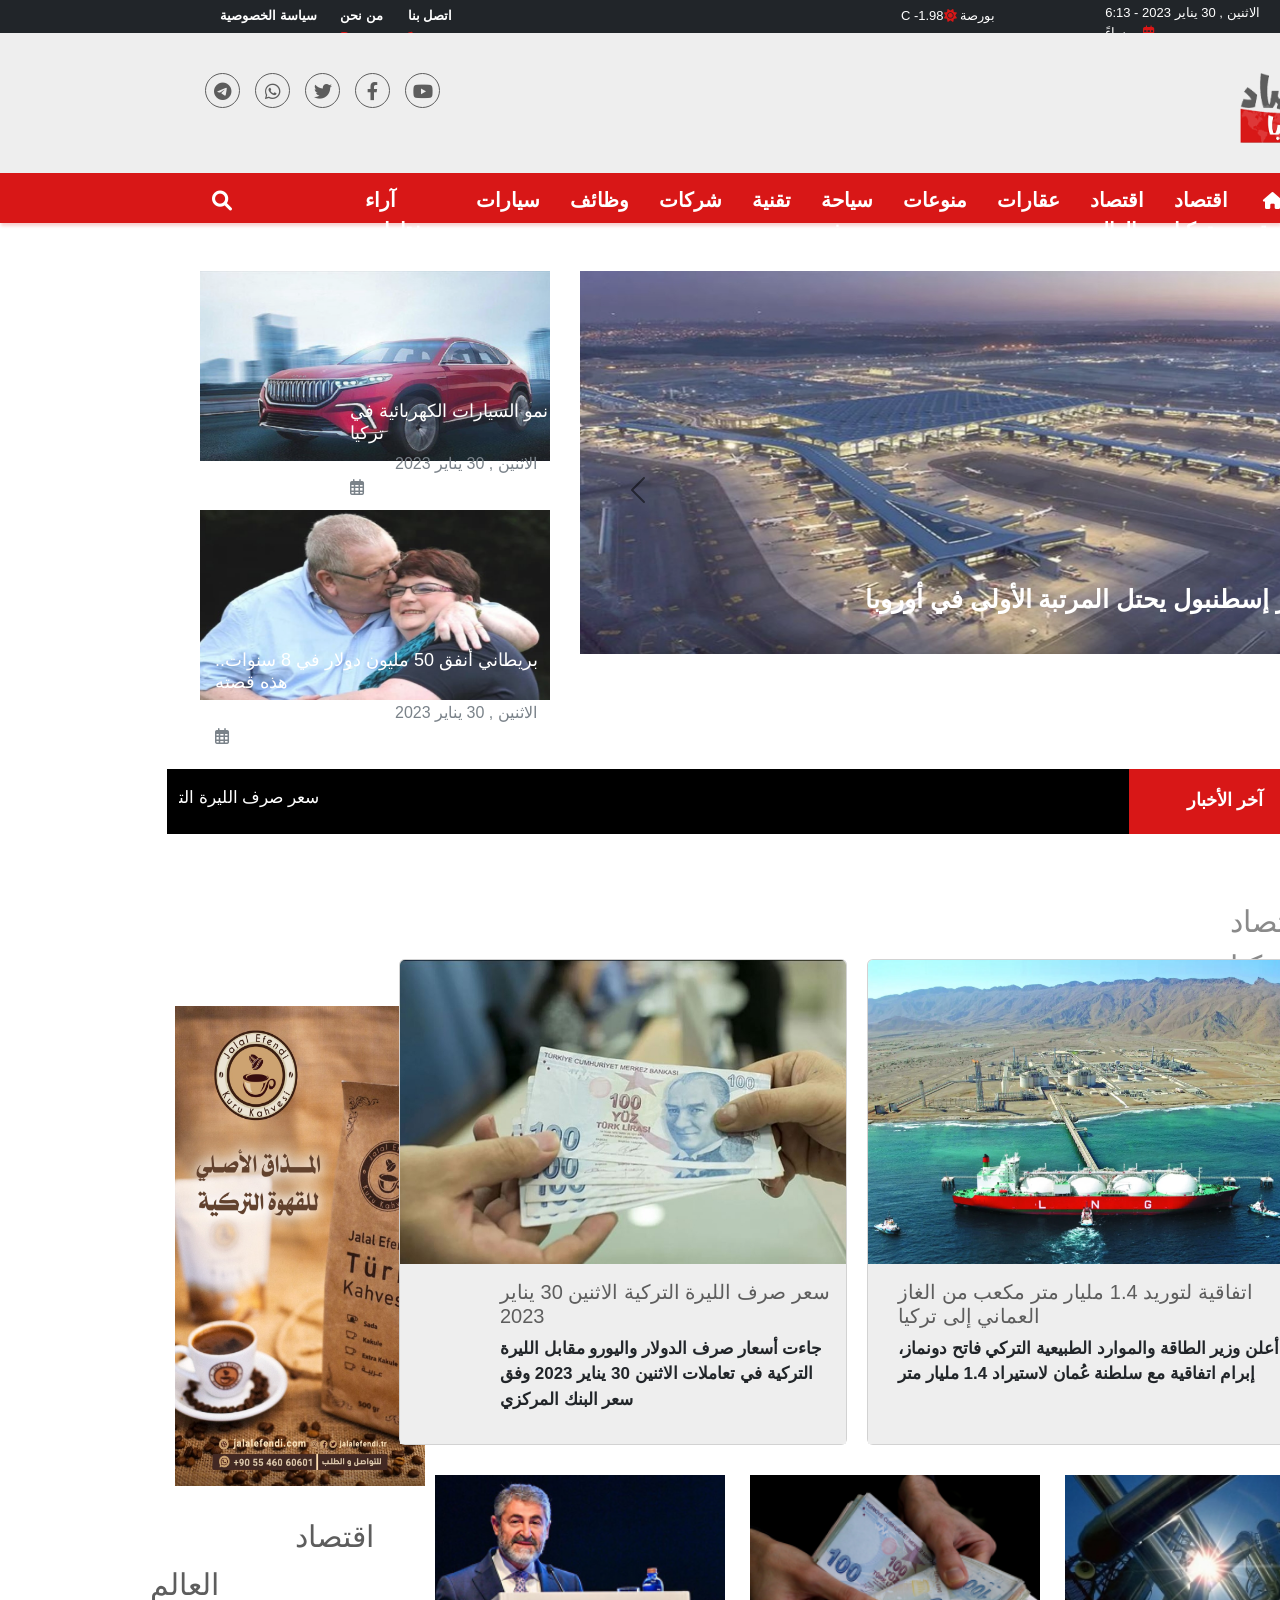
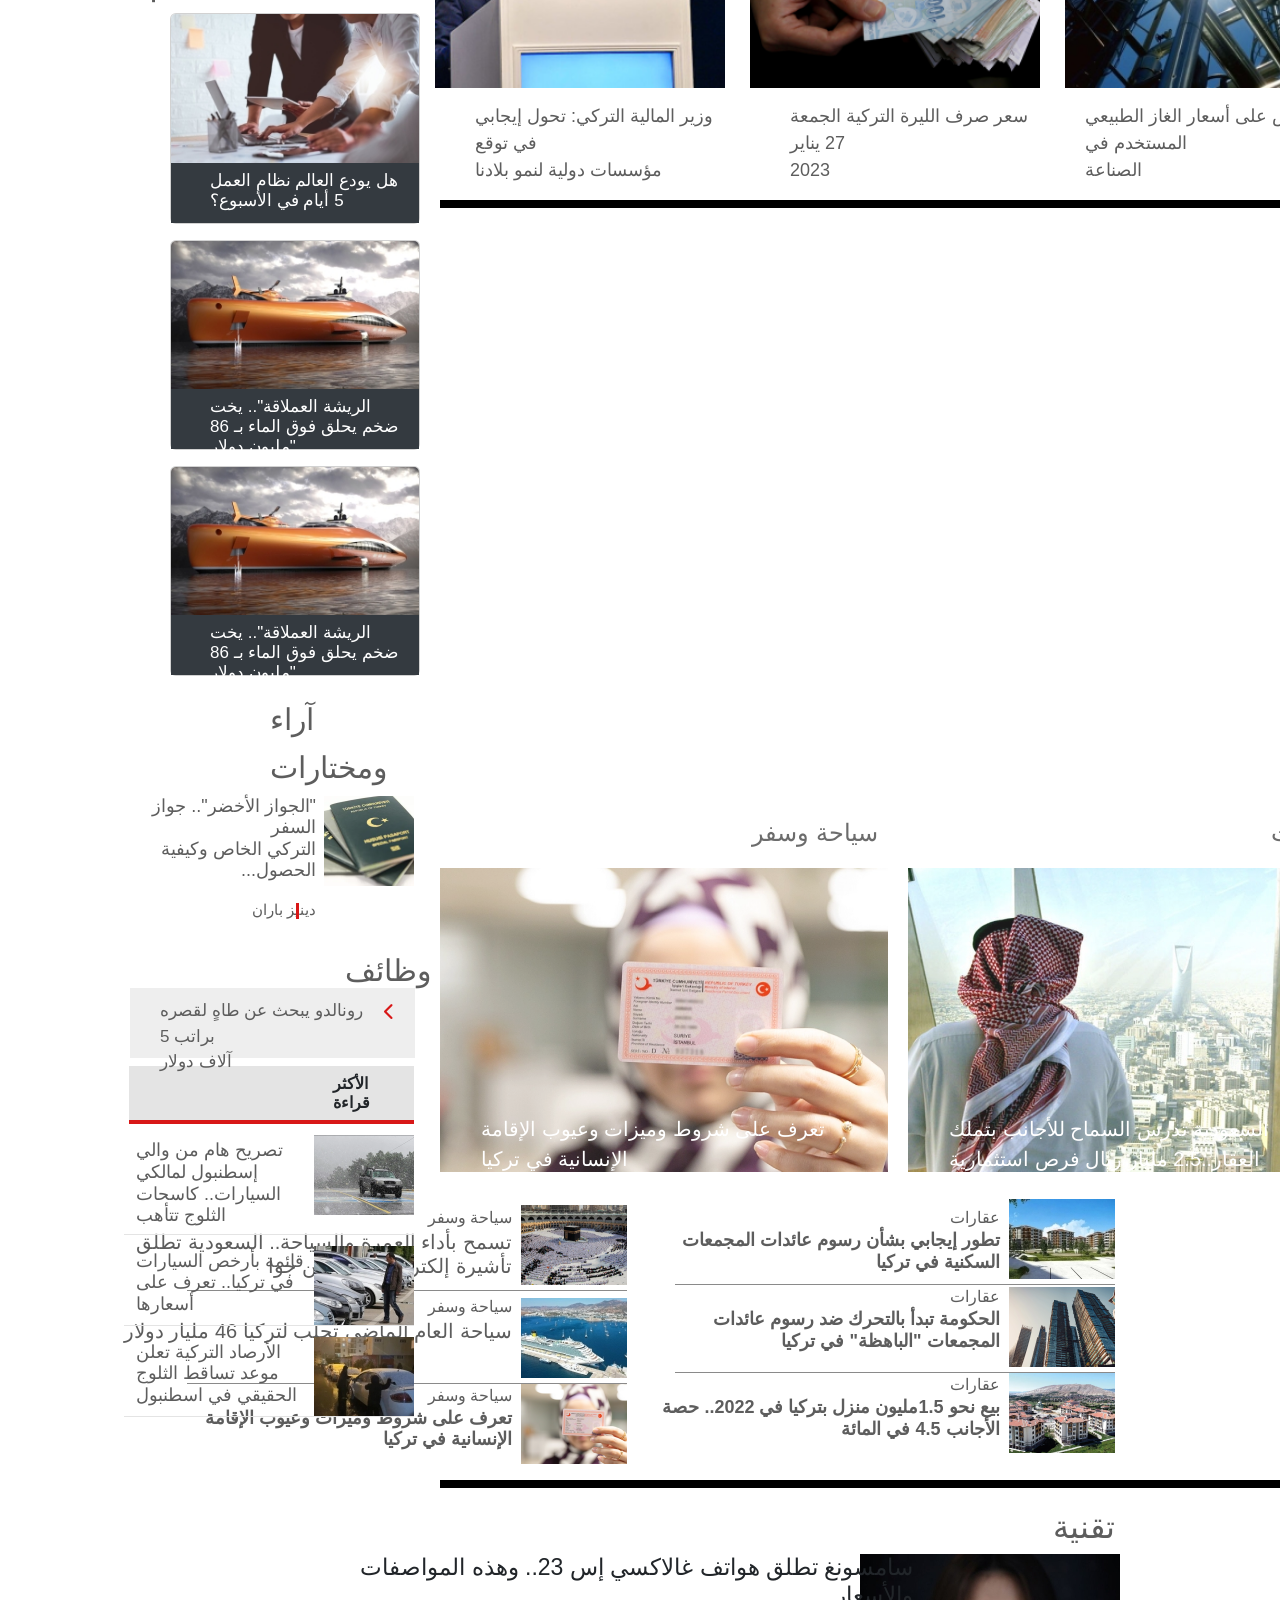
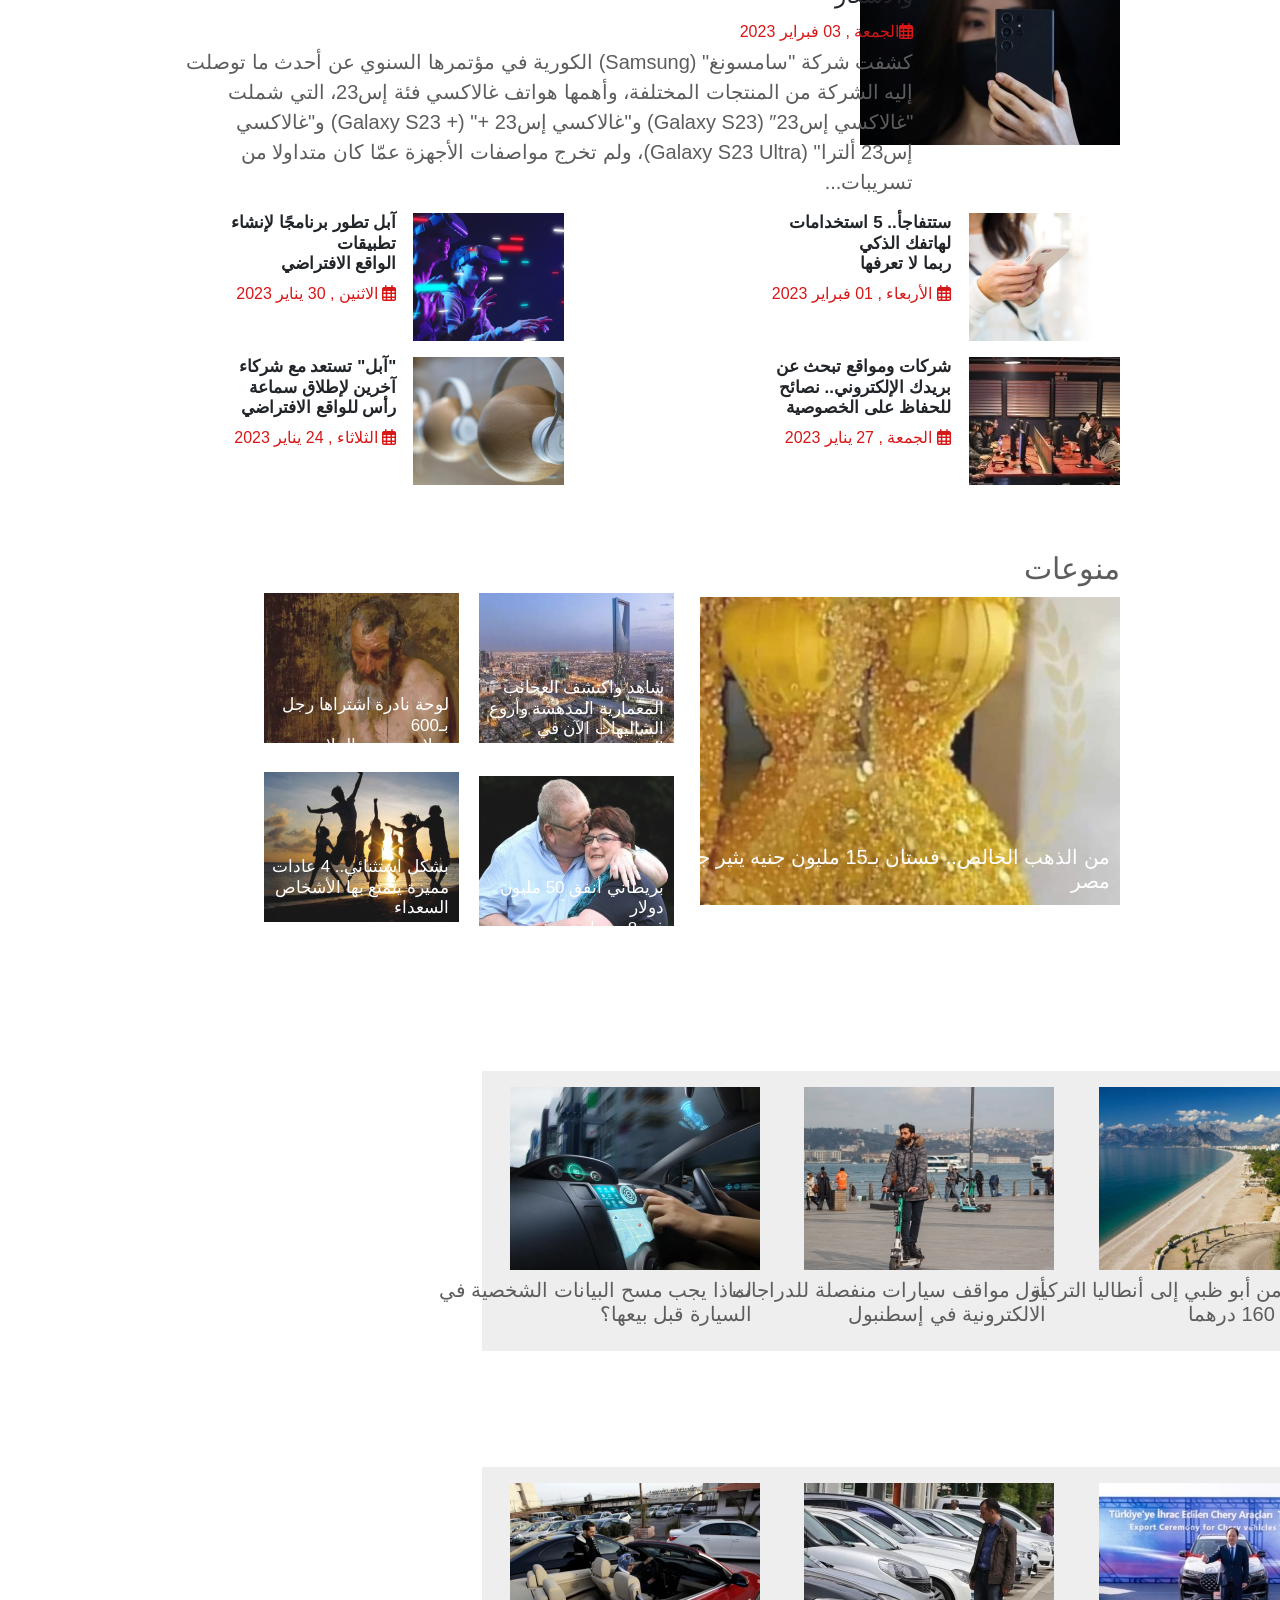
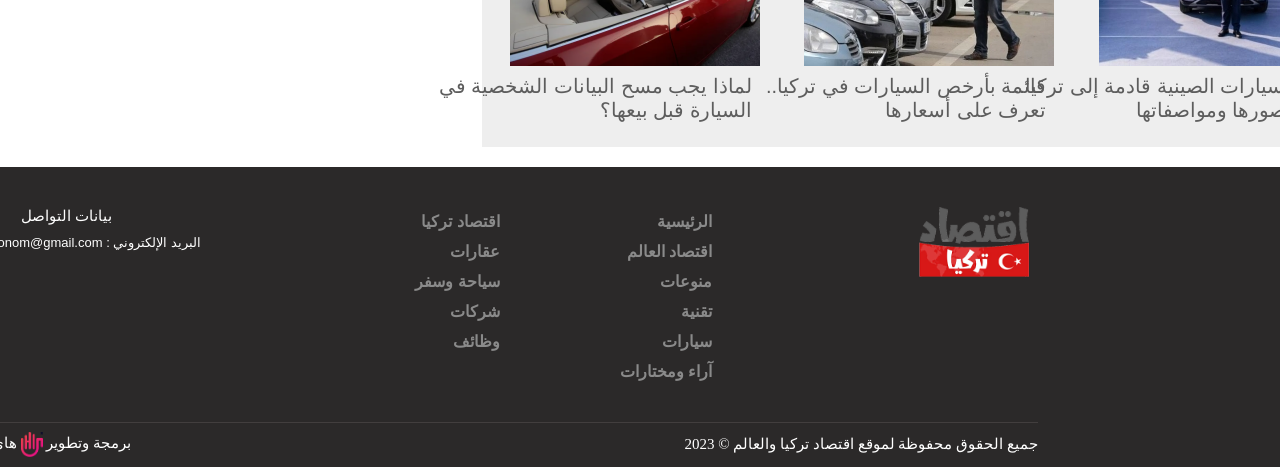
<file: economy/index.html>
<!DOCTYPE html>
<html lang="en">
<head>
    <meta charset="UTF-8" />
    <meta http-equiv="X-UA-Compatible" content="IE=edge" />
    <meta name="viewport" content="width=device-width, initial-scale=1.0" />
    <title> Türkiye's economy</title>
    <link rel="stylesheet" href="css/bootstrap.css" />
    <link rel="stylesheet" href="css/bootstrap.min.css" />
    <link href="./image/logo.png" rel="icon" />
    <link rel="stylesheet" href="css/all.css" />
    <link rel="stylesheet" href="css/all.min.css" />
    <link rel="stylesheet" href="css/style.css" />
    <link rel="preconnect" href="https://fonts.googleapis.com" />
    <link rel="preconnect" href="https://fonts.gstatic.com" crossorigin />
    <link href="https://fonts.googleapis.com/css2?family=Roboto:wght@100;300;500&display=swap" rel="stylesheet" />
</head>
<body>
<header class="navbar">
    <div class="linksocial d-flex top-header bg-dark">
      <div class="audible">
        <a href="privacy.html"><b>سياسة الخصوصية</b> </a>
        <i class="fab fa-audible" style="color: #d81717; font-size: 14px;"></i>
      </div>
      <div class="phonequestion">
      <a href="whoUs.html"><b>من نحن</b></a>
      <i class="fas fa-question" style="color: #d81717; font-size: 14px;"></i>
      </div>
      <div class="phonequestion">
      <a href="contactUs.html"><b>اتصل بنا </b> </a>
      <i class="fas fa-phone" style="color: #d81717; font-size: 14px;"></i>
      </div>
      <div class="col-4 col-lg-3 col-md-3 wheater" style="margin-left: 255px;">
      <ul class="city-list pl-0 " style="list-style-type: none; color: #fff; direction: rtl;">
      <li class="" style="display: none; right: 0px;"><a>  بورصة <i class="fas fa-sun" style="color: #d81717;"></i>C -1.98 </a></li>
      <li class="" style="display: none; right: 0px;"><a>  طربزون <i class="fas fa-sun" style="color: #d81717;"></i>C 8.79 </a></li>
      <li class="" style="display: none; right: 0px;"><a>  أنطاليا <i class="fas fa-sun" style="color: #d81717;"></i>C 8.94 </a></li>
      <li class="current" style="display: list-item; right: 0px;"><a>  اسطنبول <i class="fas fa-sun" style="color: #d81717;"></i>C 3.08 </a></li>
      <li class="" style="display: none; right: 0px;"><a>  أنقرة <i class="fas fa-sun" style="color: #d81717;"></i>C 0.65 </a></li>
      </ul>
      </div>
      <div class="calendar">
      <p class="text-white m-0 font13">
      الاثنين , 30 يناير 2023 - 6:13  مساءً  <i class="far fa-calendar-alt" style="color: #d81717; padding-left: 5px;"></i> </p>
      </div>
            </div>
    <div class="part2">
              <div class="socialicons">
                <div class="social">
                  <a  href="https://t.me/turkeconom" target="_blank">
                    <i class="fab fa-telegram-plane" style="font-size: 18px;"></i>

                  </a>
                </div>
                <div class="social">
                  <a href="https://chat.whatsapp.com/BRJP6icVTEb5Pnx7S4hGIj" target="_blank">
                    <i class="fab fa-whatsapp" style="font-size: 18px;"></i>

                  </a>
                </div>
                <div class="social">
                  <a href="https://twitter.com/turkeconom" target="_blank">
                    <i class="fab fa-twitter" style="font-size: 18px;"></i>

                  </a>
                </div>
                <div class="social">
                  <a href="https://www.facebook.com/turkeconom/" target="_blank"> 
                  <i class="fab fa-facebook-f" style="font-size:18px;"></i>
                  </a>
                </div>
                <div class="social">
                  <a href="https://www.youtube.com/" target="_blank">
                    <i class="fab fa-youtube" style="font-size: 18px;"></i>
                  </a>
                  </div>
          
              </div>
              <div class="logo">
                <a href="index.html"><img src="./image/logo.png"></a>
              </div>
        
            </div>
      <div class="list">
        <form class="form-inline" style="width: 20%;margin-top: 13px;padding-left: 212px;">
          <input class="form-control" type="search" placeholder="البحث" aria-label="Search" style="display: none;">
          <a class="btn_search" ><i class="fa fa-search" style="font-size: 20px; color: #fff;"></i></a>
        </form>
        <ul>
          <li>
          <a class="nav-link" href="#">آراء ومختارات</a>
        </li>
          <li>
            <a class="nav-link" href="#">سيارات</a>
          </li>
          <li>
            <a class="nav-link" href="#">وظائف</a>
          </li>
          <li>
            <a class="nav-link" href="#">شركات</a>
          </li>
          <li>
            <a class="nav-link" href="#">تقنية</a>
          </li>
          <li>
            <a class="nav-link" href="#">سياحة وسفر</a>
          </li>
          <li>
            <a class="nav-link" href="#">منوعات</a>
          </li>
      <li>
            <a class="nav-link" href="#">عقارات</a>
          </li>
          <li>
            <a class="nav-link" href="#">اقتصاد العالم</a>
          </li>
          <li>
            <a class="nav-link" href="#">اقتصاد تركيا</a>
          </li> 
          <li>
            <a class="nav-link home" href="./index.html"> <i class="fas fa-home" style="font-size: 17px; padding: 5px 0 0 5px;"></i> الرئيسية </a>
          </li>
        </ul>
      </div>  
</header>
<Section>
  <div id="myOverlay" class="overlay d-none">
    <div class="closeBtn" style="margin-top: 45px;">
      <span class="closebtn" title="Close Overlay">×</span>
    </div>
    <div class="overlay-content">
      <form action="" class="form-search" >
        <input type="text" autocomplete="off" class="search" placeholder="بحث ..." name="search">
        <a class="openBtn"><i class="fa fa-search" style="font-size: 20px; color: #fff;"></i></a>
      </form>
    </div>
  </div>
</Section>
<section>
<div class="d-flex part3">
  <div class="imageparts">
    <div class="imgpart1">
      <img src="./image/car.png">
      <div class="newsone">
        <h3>نمو السيارات الكهربائية في تركيا  </h3>
        <span class="Date" style="color: #6c757d;"> الاثنين , 30 يناير 2023<i class="far fa-calendar-alt"></i></span>
      </div>
    </div>
    <div class="imgpart2">
      <img src="./image/women.jpg">
      <div class="newtwo">
        <h3>بريطاني أنفق 50 مليون دولار في 8 سنوات.. هذه قصته</h3>
        <span class="Date2" style="color: #6c757d;"> الاثنين , 30 يناير 2023<i class="far fa-calendar-alt"></i></span>
      </div> 
    </div>
  </div>

  <div id="carouselExampleDark" class="carousel carousel-dark slide" data-bs-ride="carousel" style="z-index: 1;">
 
    <div class="carousel-inner" style="width: 769px; margin-top: 40px;height: 383px;">
      <div class="carousel-item active" data-bs-interval="10000">
        <img src="./image/estanbool.jfif" class="d-block w-100" alt="...">
        <div class="carousel-caption d-none d-md-block">
          <h2 class="text-white mb-0">
            مطار إسطنبول يحتل المرتبة الأولى في أوروبا</h2>
        </div>
      </div>
      <div class="carousel-item" data-bs-interval="2000">
        <img src="./image/img_1676736260.jfif" class="d-block w-100" alt="...">
        <div class="carousel-caption d-none d-md-block">
          <h2 class="text-white  mb-0 ">
            تحديد مواقع البناء الجديدة في المدن التي ضربها الزلزال
          </h2>
        </div>
      </div>
      <div class="carousel-item">
        <img src="./image/img_1675613540.jpg" class="d-block w-100" alt="...">
        <div class="carousel-caption d-none d-md-block">
          <h2 class="text-white mb-0">  تركيا.. فنادق "جشمة" تشهد حجوزات سياحية كثيفة </h2>
        </div>
      </div>
    </div>
    <button class="carousel-control-prev" type="button" data-bs-target="#carouselExampleDark" data-bs-slide="prev">
      <span class="carousel-control-prev-icon" aria-hidden="true"></span>
      <span class="visually-hidden">Previous</span>
    </button>
    <button class="carousel-control-next" type="button" data-bs-target="#carouselExampleDark" data-bs-slide="next">
      <span class="carousel-control-next-icon" aria-hidden="true"></span>
      <span class="visually-hidden">Next</span>
    </button>
  </div>
</div>
</section>
<section id="slider_currency" class="slider_currency_des">
<div class="container">
<div class="row currency">
<div class="col-md-2 col-lg-2 slide_title py-3">
<div class="text-center ">
<h2 class="text-white mb-0 font16  bgtitle">آخر الأخبار </h2>
</div>
</div>
<div class="col-md-10 col-lg-10 slider_cur text-white py-3">           
<marquee direction="right" width="950" style="font-size: 17px; color: white;" loop="infinite" onmouseover="this.stop()"  onmouseout="this.start()">   
  <a href="#">سعر صرف الليرة التركية الأربعاء 15 فبراير 2023</a>
  <a href="#">أول شحنة منازل متنقلة تنطلق من قطر لتركيا ..شاهد الصور</a>   
  <a href="#"> مبنى في أديامان حديث الأتراك.. سقط دون أن تتكسر نوافذه (صور)</a>
<a href="#"> صمم خصيصاً لزلزال محتمل باسطنبول.. نقل نظام اتصالات الكوارث لجنوب تركيا</a>     
<a href="#"> المنازل المعروضة للإيجار تحولت لمجانية في تركيا (صور)</a>
<a href="#">  أي تأثير للزلزال على المستقبل السياسي لأردوغان؟</a>
<a href="#">سعر صرف الليرة التركية الأربعاء 15 فبراير 2023</a>
<a href="#">أول شحنة منازل متنقلة تنطلق من قطر لتركيا ..شاهد الصور</a>   
<a href="#"> مبنى في أديامان حديث الأتراك.. سقط دون أن تتكسر نوافذه (صور)</a>
<a href="#"> صمم خصيصاً لزلزال محتمل باسطنبول.. نقل نظام اتصالات الكوارث لجنوب تركيا</a>     
<a href="#"> المنازل المعروضة للإيجار تحولت لمجانية في تركيا (صور)</a>
<a href="#">  أي تأثير للزلزال على المستقبل السياسي لأردوغان؟</a>
</marquee>
</div>
</div>
</div>
</section>
<section>
  <div class="part4 d-flex">
  <div class="titlepart4">
    <a href="#">اقتصاد تركيا</a></div>  
<div class="cards d-flex">
    <div class="card" style="width: 28rem;">
      <img src="./image/money.jfif" class="card-img-top" alt="...">
      <div class="card-body">
        <h5 class="card-title1">سعر صرف الليرة التركية الاثنين 30 يناير 2023
        </h5>
        <p class="card-text1">جاءت أسعار صرف الدولار واليورو مقابل الليرة التركية في تعاملات الاثنين  30 يناير 2023 وفق سعر البنك المركزي</p>
      </div>
    </div>
    <div class="card" style="width: 28rem;">
      <img src="./image/gaz.png" class="card-img-top" alt="...">
      <div class="card-body">
        <h5 class="card-title">اتفاقية لتوريد 1.4 مليار متر مكعب من الغاز العماني إلى تركيا</h5>
        <p class="card-text"> أعلن وزير الطاقة والموارد الطبيعية التركي فاتح دونماز، إبرام اتفاقية مع سلطنة عُمان لاستيراد 1.4 مليار متر</p>
      </div>
    </div>
  </div>
  </div>
</section>
<section>
  <div class="part5 d-flex">
    <div class="sec">
      <img src="./image/img3.png">
      <div class="pargraphPart5"><p>وزير المالية التركي: تحول إيجابي في توقع<br> مؤسسات دولية لنمو بلادنا</p></div>

    </div>
    <div class="sec">
      <img src="./image/img2.png">
      <div class="pargraphPart5"><p>سعر صرف الليرة التركية الجمعة 27 يناير<br> 2023</p></div>

    </div>
    <div class="sec">
      <img src="./image/img1.jpg">
      <div class="PargraphPart5"><p>تخفيض على أسعار الغاز الطبيعي المستخدم في<br>  الصناعة</p></div>
    </div>

  </div>
</section>
<div class="height8"></div>
<section>
  <div class="col-md-3 col-lg-3 mid-pd">
    <div class=" mb-3">
<a href="#"><img src="./image/img_1658834240.jfif" class="img-fluid" width="100%" alt=""></a>
</div>
    <div class="world">
  <div class="title">
  <h1><a href="#">اقتصاد العالم</a></h1>
  </div>
  <div class="">
  <a href="#">
  </a><div class="mb-3 position-relative"><a href="#">
    <div class="card">
      <img class="card-img-top" src="./image/img_1675367656.jpg" alt="هل يودع العالم نظام العمل 5 أيام في الأسبوع؟">
      <div class="card-body3 p-2">
        <h2 class="card-title2">هل يودع العالم نظام العمل 5 أيام في الأسبوع؟</h2>
      </div>
    </div>
    </a>
  </div>
  </div>
  <div class="">
  <a href="#">
  </a><div class="mb-3 position-relative"><a href="#">
    <div class="card">
      <img class="card-img-top" src="./image/img_1675366750.jpg" alt="الريشة العملاقة.. يخت ضخم يحلق فوق الماء بـ 86 مليون دولار">
      <div class="card-body3 p-2">
        <h2 class="card-title2 font14">الريشة العملاقة".. يخت ضخم يحلق فوق الماء بـ 86 مليون دولار"</h2>
      </div>
    </div>
    </a><div class="category position-absolute px-2"><a href="#">
          </a>
      </div>
  </div>
  </div>
  <div class="">
  <a href="#"></a>
  <div class="mb-3 position-relative">
    <a href="#">
    <div class="card">
      <img class="card-img-top" src="./image/img_1675366750.jpg" alt="الريشة العملاقة.. يخت ضخم يحلق فوق الماء بـ 86 مليون دولار">
      <div class="card-body3 p-2">
        <h2 class="card-title2 font14">الريشة العملاقة".. يخت ضخم يحلق فوق الماء بـ 86 مليون دولار"</h2>
      </div>
    </div>
    </a><div class="category position-absolute px-2"><a href="#"></a>
      </div>
  </div>
  </div>

  </div>
  </div>

  <div class="col-md-3 col-lg-3 mid-pd opinions">
    <div class="opinions_Heading">
<h1><a href="#">آراء ومختارات</a> </h1>
</div>
<div class="d-flex">
<a href="#">
<div class="Media mb-3">
<div class="img_media2">
    <img class="" src="./image/img_1674680225.png" alt="الجواز الأخضر.. جواز السفر التركي الخاص وكيفية الحصول عليه؟">
</div>
<div class="media-body px-2" >
  <h2 class="mt-0 font15 mb-0" style="font-size: 18px;">"الجواز الأخضر".. جواز السفر <br>التركي الخاص وكيفية الحصول...</h2>
<small class="position-relative pl-2" style="font-size: 15px;">دينيز باران</small>
</div>
</div>
</a>
</div>
  </div>
<div class=" jobs">
<div class="opinions_Heading2" style="width:450px;">
<h1><a href="#">وظائف</a></h1>
</div>
<div class="list-group-item-job">
<ul>
<li class="list-group-item"> 
<a href="#"> <i class="fas fa-chevron-left ic" style="float: right; margin-top:5px ; margin-right: 20px;"></i> رونالدو يبحث عن طاهٍ لقصره براتب 
  5 <br> آلاف دولار </a>
</li>
</ul>
</div>
<div class="reading">
    <div class="title-reading p-2">
    <h3 class="mb-0 title_more" style="font-size: 16px;margin-left: 196px;font-weight: bold;">الأكثر قراءة</h3>
    </div>
    <div class="news_Reading">
          <div class="news_reading">
    <a class="" href="#">
    <div class=" news_read mt-3">
      <div class="text_Media" style="margin-right: 3px;">
        <h2> تصريح هام من والي إسطنبول لمالكي السيارات.. كاسحات الثلوج تتأهب </h2>
     </div>
    <div class="img_Media">
      <img src="./image/img_1675601069.png" alt="تصريح هام من والي إسطنبول لمالكي السيارات.. كاسحات الثلوج تتأهب">
    </div>
    
    </div>
    </a>
    </div>
          <div class="news_reading">
    <a class="" href="#">
    <div class=" news_read mt-3">
      <div class="text_Media">
        <h2 class=""> قائمة بأرخص السيارات  في تركيا.. تعرف على أسعارها </h2>
     </div>
    <div class="img_Media">
      <img src="./image/img_1660743632 (1).jfif" alt="قائمة بأرخص السيارات في تركيا..تعرف على أسعارها">
    </div>
    </div>
    </a>
    </div>
          <div class="news_reading">
    <a class="" href="#">
    <div class="news_read mt-3">
      <div class="text_Media">
        <h2 class=""> الأرصاد التركية تعلن موعد  تساقط الثلوج الحقيقي في  اسطنبول </h2>
     </div>
    <div class="img_Media">
      <img src="./image/img_1675237564.jfif" alt="الأرصاد التركية تعلن موعد تساقط الثلوج الحقيقي في اسطنبول">
    </div>
   
    </div>
    </a>
    </div>
  </div>
    </div>
   </div>

</section>
<section>
    <div class="part6">
      <div class="cards2 d-flex">
        <div class="card2" style="width: 28rem;">
          <h4 class="headcard2">سياحة وسفر</h4>
    
          <img src="./image/img5.png" class="card-img-top" alt="...">
          <div class="card-body2">
            <p class="cardPargraph">تعرف على شروط وميزات وعيوب الإقامة الإنسانية في  تركيا</p>
          </div>
        </div>
        <div class="card2" style="width: 28rem;">
          <h4 class="headcard2">عقارات</h4>
          <img src="./image/img4.jpg" class="card-img-top" alt="...">
          <div class="card-body2">
            <p class="cardPargraph">السعودية تدرس السماح للأجانب بتملك العقار..2.5 مليار ريال فرص استثمارية</p>
          </div>
        </div>
      </div>
    </div>
</section>
<section>
  <div class="realestates">
    <div class="Realestates">
      <ul class="list-unstyled mt-3">
<li class="media">
            <div class="img_media d-inline-block">
                <img class="mr-3" src="./image/0.jpg" style="margin-top: -49px;" alt="تطور إيجابي بشأن رسوم عائدات المجمعات السكنية في تركيا">
            </div>
            <div class="media-body d-inline-block">
                <a href="#">عقارات</a>
                <a href="#"><h2 class="mt-0 mb-1 font16"> تطور إيجابي بشأن رسوم عائدات المجمعات <br>السكنية في تركيا</h2></a>
            </div>
        </li>
        <div class="height9"></div>

<li class="media">
            <div class="img_media d-inline-block">
                <img class="mr-3" src="./image/1.png" style="margin-top: -31px;" alt="الحكومة تبدأ بالتحرك ضد رسوم عائدات المجمعات الباهظة في تركيا">
            </div>
            <div class="media-body d-inline-block"> 
                <a href="#">عقارات</a>
                <a href="#"><h2 class="mt-0 mb-1 font16"> الحكومة تبدأ بالتحرك ضد رسوم عائدات <br>المجمعات "الباهظة" في تركيا</h2></a>
            </div>
        </li>
        <div class="height9"></div>

<li class="media">
            <div class="img_media d-inline-block">
                <img class="mr-3" src="./image/2.png" style="margin-top:-35px" alt="بيع نحو 1.5مليون منزل بتركيا في 2022.. حصة الأجانب 4.5 في المائة">
            </div>
            <div class="media-body d-inline-block">
                <a href="#">عقارات</a>
                <a href="#"><h2 class="mt-0 mb-1 font16"> بيع نحو 1.5مليون منزل بتركيا في 2022.. حصة<br> الأجانب  4.5 في المائة</h2></a>
            </div>
        </li>

    </ul>    
    </div>
<div class="Realestates2">
    <ul class="list-unstyled mt-3">
<li class="media">
            <div class="img_media d-inline-block" >
                <img class="mr-3" src="./image/3.png" style="margin-top: -49px;" alt="تسمح بأداء العمرة والسياحة.. السعودية تطلق تأشيرة إلكترونية للقادمين جوا">
            </div>
            <div class="media-body d-inline-block">
                <a href="#">
                  سياحة وسفر
                </a>
                <a href="#">
                    <h2 class="mt-0 mb-1"> تسمح بأداء العمرة والسياحة.. السعودية تطلق <br> تأشيرة إلكترونية  للقادمين جوا</h2>
                </a>
            </div>
        </li>
        <div class="height9"></div>

<li class="media">
            <div class="img_media d-inline-block">
                <img class="mr-3" src="./image/4.jpg" style="margin-top: 7px;" alt="سياحة العام الماضي تجلب لتركيا 46 مليار دولار">
            </div>
            <div class="media-body d-inline-block">
                <a href="#">
                  سياحة وسفر
                </a>
                <a href="#">
                    <h2 class="mt-0 mb-1"> سياحة العام الماضي تجلب لتركيا 46 مليار دولار</h2>
                </a>
            </div>
        </li>
        <div class="height9"></div>

                                            <li class="media">
            <div class="img_media d-inline-block">
                <img class="mr-3" src="./image/5.png" style="margin-top:-35px" alt="تعرف على شروط وميزات وعيوب الإقامة الإنسانية في تركيا">
            </div>
            <div class="media-body d-inline-block">
                <a href="#">
                  سياحة وسفر
                </a>
                <a href="#">
                    <h2 class="mt-0 mb-1 font16"> تعرف على شروط وميزات وعيوب الإقامة <br> الإنسانية في تركيا</h2>
                </a>
            </div>
        </li>

  </ul>
  
  </div>
</div>
</section>
<div class="height8"></div>
<section>
  <div class="technique_part">
<div class="Technique">
  <h2 style="margin-right: 165px; margin-top: 20px;"><a href="#"> تقنية</a></h2>
</div>
<div class="row3">
  <div class="col-md-4 col-lg-4">
      <div class="image">
          <a href="#" class="">
            <img src="./image/img_1675453661 (1).jpg" alt="سامسونغ تطلق هواتف غالاكسي إس 23.. وهذه المواصفات والأسعار">
          </a>
      </div>
  </div>
  <div class="col-md-8 col-lg-8">
    <div class="te_nes">
        <a href="#" class=""><h2 class="font22 text-dark font-weight-bold" style="font-size: 23px;">سامسونغ تطلق هواتف غالاكسي إس 23.. وهذه المواصفات <br>والأسعار</h2> </a>
        <span class="date"  style="color: #d81717;"><i class="far fa-calendar-alt"></i>الجمعة , 03 فبراير 2023</span>
        <p style="font-size: 20px;">كشفت شركة "سامسونغ" (Samsung) الكورية في مؤتمرها السنوي عن أحدث ما توصلت <BR> إليه الشركة من المنتجات المختلفة، وأهمها هواتف غالاكسي فئة إس23، التي شملت <br> "غالاكسي إس23″ (Galaxy S23) و"غالاكسي إس23 +" (+ Galaxy S23) و"غالاكسي <br> إس23   ألترا" (Galaxy S23 Ultra)، ولم تخرج مواصفات الأجهزة عمّا كان متداولا من <br> تسريبات...</p>
    </div>
    </div>
  </div>
</div>
</div>
</section>
<section>
<div class="row2">
  <div class="d-block">                  
<div class="col-md-6 col-lg-6 mb-3 Row4 ">
<a href="#">
<div class="row4 d-flex">
<div class="col-md-5 col-lg-5">
<div class="image2">
<img src="./image/img_0.png" alt="ستتفاجأ.. 5 استخدامات لهاتفك الذكي ربما لا تعرفها">
</div>
</div>
<div class="col-md-7 col-lg-7 te_nes2">
<h2 class="font15 text-dark" style="font-size: 17px; font-weight: bold;">ستتفاجأ.. 5 استخدامات لهاتفك الذكي <br> ربما لا تعرفها</h2>
<span class="date" style="color: #d81717;"><i class="far fa-calendar-alt"></i> الأربعاء , 01 فبراير 2023</span>
</div>
</div>
</a>
</div>
<div class="col-md-6 col-lg-6 mb-3 Row4">
  <a href="#">
  <div class="row5 d-flex">
  <div class="col-md-5 col-lg-5">
  <div class="image3">
  <img src="./image/img_1.jpg" alt="شركات ومواقع تبحث عن بريدك الإلكتروني.. نصائح للحفاظ على الخصوصية">
  </div>
  </div>
  <div class="col-md-7 col-lg-7 te_nes2">
  <div>
  <h2 class="font15 text-dark" style="font-size: 17px; font-weight: bold;">شركات ومواقع تبحث عن بريدك الإلكتروني.. نصائح للحفاظ على الخصوصية</h2>
  <span class="date" style="color: #d81717;"><i class="far fa-calendar-alt"></i> الجمعة , 27 يناير 2023</span>
  </div>
  </div>
  </div>
  </a>
  </div>
</div>     
<div class="d-block">
  <div class="col-md-6 col-lg-6 mb-3">
    <a href="#">
    <div class="row6 d-flex">
    <div class="col-md-5 col-lg-5">
    <div class="image4">
    <img src="./image/img_2.png" alt="آبل تطور برنامجًا لإنشاء تطبيقات الواقع الافتراضي">
    </div>
    </div>
    <div class="col-md-7 col-lg-7 te_nes4">
    <div style="margin-top: 20px; margin-right: -50px;">
    <h2 class="font15 text-dark" style="font-size: 17px; font-weight: bold;">آبل تطور برنامجًا لإنشاء تطبيقات <br> الواقع الافتراضي</h2>
    <span class="date" style="color: #d81717;"><i class="far fa-calendar-alt"></i> الاثنين , 30 يناير 2023</span>
    </div>
    </div>
    </div>
    </a>
    </div>
<div class="col-md-6 col-lg-6 mb-3 ">
<a href="#">
<div class="row7 d-flex">
<div class="col-md-5 col-lg-5">
<div class="image5">
<img src="./image/img_3.png" alt="آبل تستعد مع شركاء آخرين لإطلاق سماعة رأس للواقع الافتراضي">
</div>
</div>
<div class="col-md-7 col-lg-7 te_nes5">
<div>
<h2 class="font15 text-dark" style="font-size: 17px; font-weight: bold;">"آبل" تستعد مع شركاء آخرين لإطلاق سماعة رأس للواقع الافتراضي</h2>
<span class="date" style="color: #d81717;"><i class="far fa-calendar-alt"></i> الثلاثاء , 24 يناير 2023</span>
</div>
</div>
</div>
</a>
</div>
</div>
</div>
</section>
<section>
  <div class="row_mix">
    <div class="col-md-12 col-lg-12">
        <div class="Title">
            <h1><a href="#">منوعات</a></h1>
        </div>
    </div>
<div class="col-md-6 col-lg-6">
      <div class="post  post_absolute">
        <a href="#" class="details"  style="text-decoration: none;">
          <picture style="margin-right: 160PX;">
            <img src="./image/img_1675365456.jpg" alt="من الذهب الخالص.. فستان بـ15 مليون جنيه يثير جدلاً في مصر">
          </picture>
          <div class="info">
              <h3 class="text-white mt-0" style="font-size: 20px;">من الذهب الخالص.. فستان بـ15 مليون جنيه يثير جدلاً  في <br> مصر</h3>
          </div>
        </a>
      </div>
    </div>
<div class="col-md-6 col-lg-6">
        <div class="no-pd d-flex">
          <div class="d-block">   
<div class="col-md-6 col-lg-6 mb-3 ">
              <div class="post  post_absolute">
                <a href="#" class="details" style="text-decoration: none;">
                  <picture>
                    <img src="./image/img_1675087506.jfif" alt="شاهد واكتشف العجائب المعمارية المدهشة وأروع الشاليهات الآن في السعودية">
                  </picture>
                  <div class="info1">
                      <h3 class="text-white mt-0 font15" style="font-size: 17px;">شاهد واكتشف العجائب <br> المعمارية المدهشة وأروع <br>الشاليهات الآن في السعودية</h3>
                  </div>
                </a>
              </div>
            </div>
            <div class="col-md-6 col-lg-6 mb-3 ">
              <div class="post  post_absolute">
                <a href="#" class="details" style="text-decoration: none;">
                  <picture>
                    <img src="./image/women.jpg" alt="بريطاني أنفق 50 مليون دولار في 8 سنوات.. هذه قصته">
                  </picture>
                  <div class="info2">
                      <h3 class="text-white mt-0 font15" style="font-size: 17px;">بريطاني أنفق 50 مليون دولار <br> في 8 سنوات.. هذه قصته</h3>
                  </div>
                </a>
              </div>
            </div>
</div>
<div class="d-block">
            <div class="col-md-6 col-lg-6 mb-3 ">
              <div class="post  post_absolute">
                <a href="#" class="details" style="text-decoration: none;">
                  <picture>
                    <img src="./image/img_1675079206.png" alt="لوحة نادرة اشتراها رجل بـ600 دولار.. بيعت بالملايين">
                  </picture>
                  <div class="info2">
                      <h3 class="text-white mt-0 font15" style="font-size: 17px;">لوحة نادرة اشتراها رجل بـ600 <br> دولار.. بيعت بالملايين</h3>
                  </div>
                </a>
              </div>
            </div>
<div class="col-md-6 col-lg-6 mb-3 ">
              <div class="post  post_absolute">
                <a href="#" class="details" style="text-decoration: none;">
                  <picture>
                    <img src="./image/img_1674838620.jpg" alt="بشكل استثنائي.. 4 عادات مميزة يتمتع بها الأشخاص السعداء">
                  </picture>
                  <div class="info1">
                      <h3 class="text-white mt-0 font15" style="font-size: 17px;">بشكل استثنائي.. 4 عادات <br> مميزة يتمتع بها الأشخاص <br>السعداء</h3>
                  </div>
                </a>
              </div>
</div>
</div>
</div> 
    </div>
    </div>    
</section>
<section>
  <div class="title_company">
    <h1><a href="#">شركات</a></h1>
</div>
  <div class="company py-3">
    <div class="row Rows">
<div class="col-lg-4 col-md-6">
<div class="postition-relative">
              <div class="card4">
                <img class="card-img4-top" src="./image/img_1674215646.png" alt="رحلات من أبو ظبي إلى أنطاليا التركية تبدأ من 160 درهما">
                <div class="card-body4 bg-none p-2">
                  <h2 class="card-title4 font15">رحلات من أبو ظبي إلى أنطاليا التركية<br> تبدأ من  160 درهما</h2>
                </div>
              </div>
              </div>
      </div>
<div class="col-lg-4 col-md-6 c2">
          <div class="postition-relative">
              <div class="card4">
                <img class="card-img4-top" src="./image/img_1674147498.jpg" alt="أول مواقف سيارات منفصلة للدراجات الالكترونية في إسطنبول">
                <div class="card-body4 bg-none p-2">
                  <h2 class="card-title4 font15">أول مواقف سيارات منفصلة للدراجات <br> الالكترونية في إسطنبول</h2>
                </div>
              </div>
          </div>
      </div>
<div class="col-lg-4 col-md-6 c2">
       <div class="postition-relative">
              <div class="card4">
                <img class="card-img4-top" src="./image/img_1673954625.png" alt="لماذا يجب مسح البيانات الشخصية في السيارة قبل بيعها؟">
                <div class="card-body4 bg-none p-2">
                  <h2 class="card-title4 font15">لماذا يجب مسح البيانات الشخصية في <br> السيارة قبل بيعها؟</h2>
                </div>
              </div>
      </div>            
  </div>
  </div>
  </div>
</section>
<section>
  <div class="title_company">
    <h1><a href="#">سيارات</a></h1>
</div>
  <div class="company py-3">
    <div class="row Rows">
<div class="col-lg-4 col-md-6">
<div class="postition-relative">
              <div class="card4">
                <img class="card-img4-top" src="./image/img_1675158957.jpg" alt="آلاف السيارات الصينية قادمة إلى تركيا.. مرفق صورها ومواصفاتها">
<div class="card-body4 bg-none p-2">
                  <h2 class="card-title4 font15"> آلاف السيارات الصينية قادمة إلى تركيا.. <br> مرفق صورها ومواصفاتها </h2>
                </div>
              </div>
              </div>
      </div>
<div class="col-lg-4 col-md-6 c2">
          <div class="postition-relative">
              <div class="card4">
                <img class="card-img4-top" src="./image/img_1660743632.jfif" alt="قائمة بأرخص السيارات في تركيا..تعرف على أسعارها">
                <div class="card-body4 bg-none p-2">
                  <h2 class="card-title4 font15">  قائمة بأرخص السيارات في تركيا.. <br>تعرف على أسعارها </h2>
                </div>
              </div>
          </div>
      </div>
<div class="col-lg-4 col-md-6 c2">
       <div class="postition-relative">
              <div class="card4">
                <img class="card-img4-top" src="./image/img_1675081490.png" alt="لماذا يجب مسح البيانات الشخصية في
                السيارة قبل بيعها؟">
                <div class="card-body4 bg-none p-2">
                  <h2 class="card-title4 font15">لماذا يجب مسح البيانات الشخصية في <br> السيارة قبل بيعها؟</h2>
                </div>
              </div>
      </div>            
  </div>
  </div>
  </div>
</section>
<section>
  <div class="footer-links">
    <div class="container container_footer">
      <div class="row row_footer">
          <div class="col-md-3">
            <div class="links logo">
              <a href=""><img src="./image/logo.png" alt="اقتصاد تركيا"></a>
            </div>
          </div>
          <div class="col-md-6">
                  <div class="links">
              <ul class="links-list d-flex">
                <div style="margin-left: 120px;"> 
                  <li class="nav-item active">
                    <a class="nav-link" href="./index.html"> الرئيسية </a>
                            </li>
                            <li class="nav-item ">
                              <a class="nav-link" href="#">اقتصاد العالم</a>
                            </li>
                            <li class="nav-item">
                              <a class="nav-link" href="#">منوعات</a>
                            </li>
                            <li class="nav-item">
                              <a class="nav-link" href="#">تقنية</a>
                            </li>
                            <li class="nav-item">
                              <a class="nav-link" href="#">سيارات</a>
                            </li>
                            <li class="nav-item">
                              <a class="nav-link" href="#">آراء ومختارات</a>
                            </li>
                            </div>
                          <div>
                          <li class="nav-item">
                            <a class="nav-link" href="#">اقتصاد تركيا</a>
                          </li>
                          <li class="nav-item">
                            <a class="nav-link" href="#">عقارات</a>
                          </li>
                          <li class="nav-item">
                            <a class="nav-link" href="#">سياحة وسفر</a>
                          </li> 
                            
                          <li class="nav-item">
                            <a class="nav-link" href="#">شركات</a>
                          </li>
                          <li class="nav-item">
                            <a class="nav-link" href="#">وظائف</a>
                          </li>
              </div>
                        </div>
              </ul>
              </div>  
          </div>
          <div class="col-md-3">
                  <div class="Links">
        <h2 style="font-size: 15px;margin-right: 129px;">بيانات التواصل</h2>
        <ul class="contact" style="list-style-type: none;">
                        <li style="font-size: 13px;">البريد الإلكتروني : turkeconom@gmail.com</li>
              </ul>
        </div> 
          </div>
      </div>
<div class="foot">
      <div class="row_foot">
            <div class="col-md-6">
            <p class="copyright">  جميع الحقوق محفوظة لموقع اقتصاد تركيا والعالم © 2023 </p>
            </div>
            <div class="col-md-6">
            <ul class="footer-menu" style="list-style-type: none;">
        <li><a href="http://www.high-five.co" target="_blank"> برمجة وتطوير <img src="./image/high5.png" style="width:22px" alt="high-five.co"> هاي فايف</a></li>
      </ul>
            </div>
      </div>
    </div>
    </div>
</section>
<script src="js/bootstrap.bundle.min.js"></script>
<script src="js/bootstrap.js"></script>
<script src="js/bootstrap.min.js"></script>
<script src="js/jquery-3.6.3.min.js"></script>
<script src="js/javascript.js"></script>
<script>
  var overlay=document.querySelector('.overlay');
  var btnSearch=document.querySelector('.btn_search');
  var closebtn=document.querySelector('.closebtn');
  btnSearch.addEventListener("click" , function(){
    overlay.classList.remove('d-none');
});
closebtn.addEventListener("click" , function(){
  overlay.classList.add('d-none'); 
});
</script>
</body>
</html>
</file>
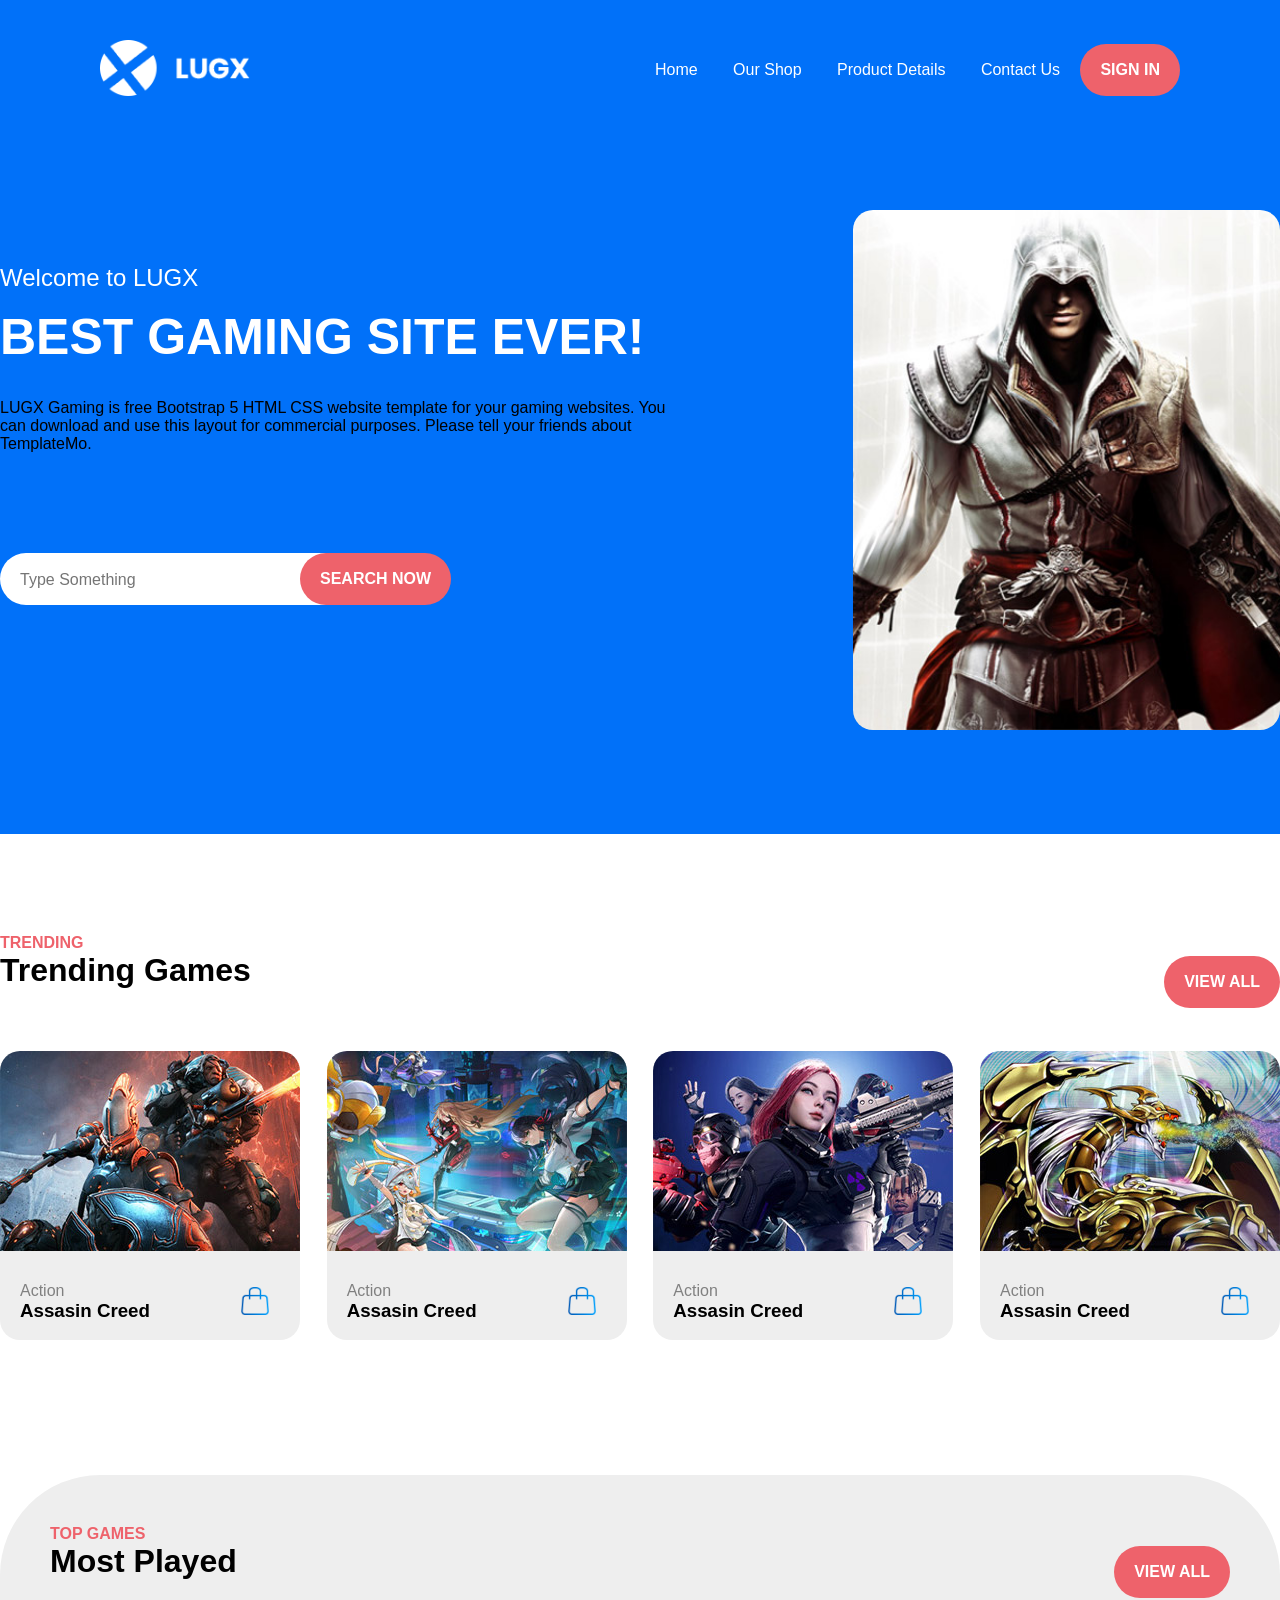
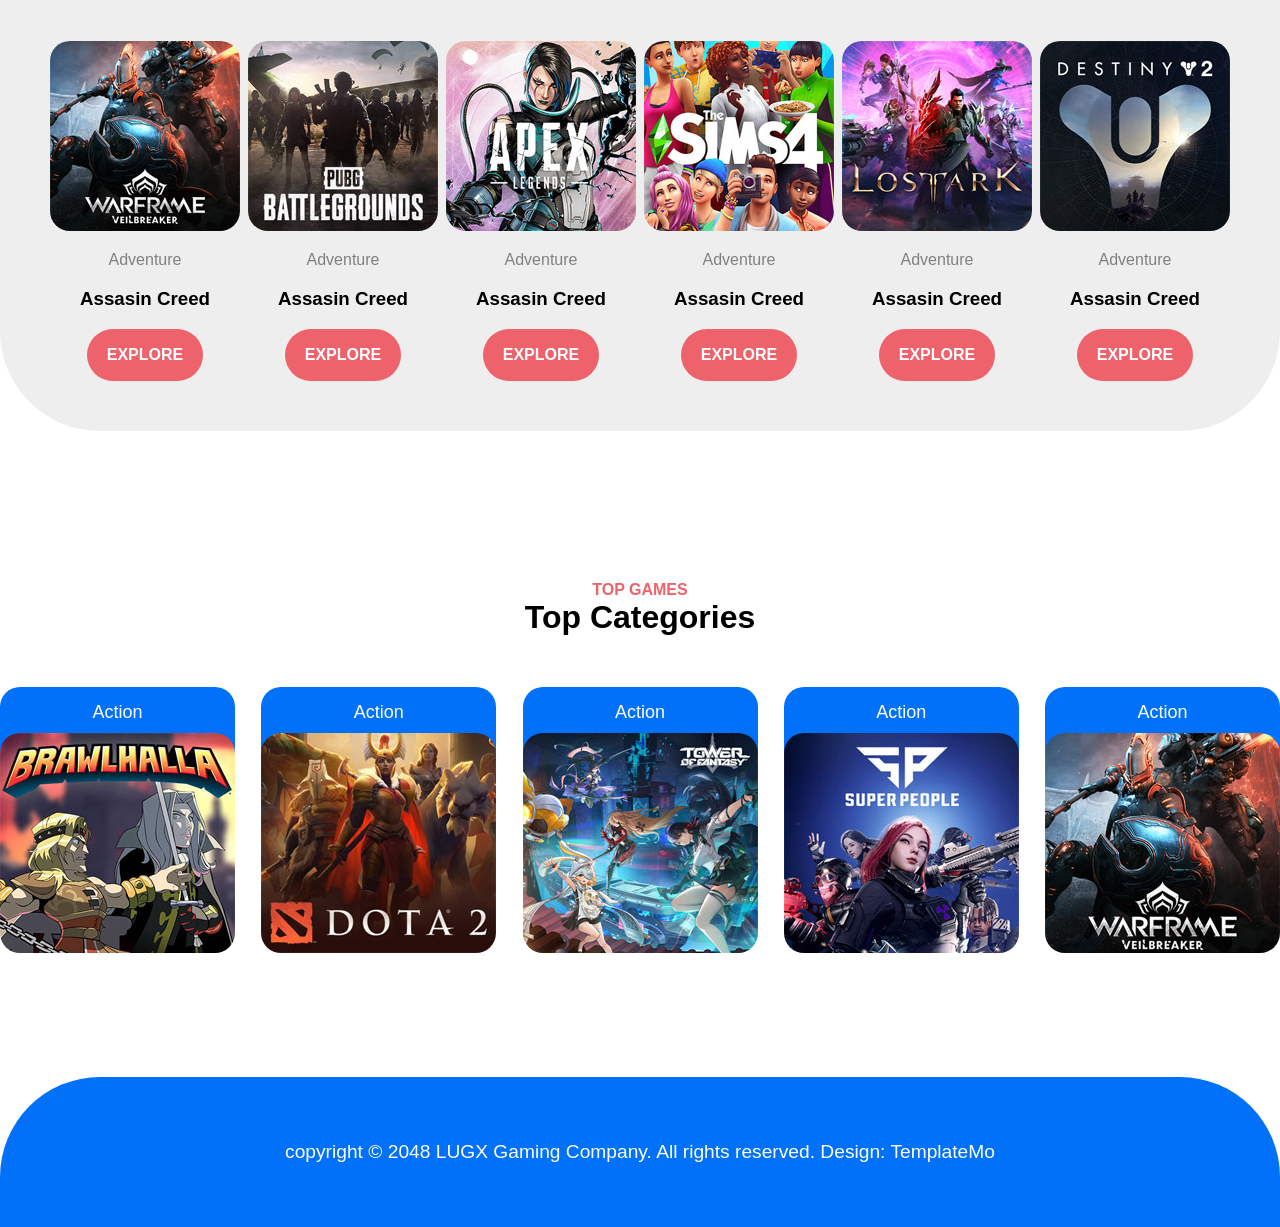
<file: project (3)/index.html>
<!DOCTYPE html>
    <html lang="en">
    <head>
        <meta charset="UTF-8">
        <meta name="viewport" content="width=device-width, initial-scale=1.0">
        <link rel="stylesheet" href="css/style.css">
        <title>Document</title>
    </head>
    <body>
        <!-- HEADER -->
        <div class="headerContainer">
        <div class="header">
            <a href="index.html" class="logo">
            <img src="img/logo.png" alt="logo" />
            </a>
            <div class="headerLinks">
            <a href="index.html">Home</a>
            <a href="#">Our Shop</a>
            <a href="#">Product Details</a>
            <a href="contactUs.html">Contact Us</a>
            <button class="btn">sign in</button>
            </div>
        </div>
        </div>

        <!-- LANDING PAGE -->
        <div class="landingPageContainer">
        <div class="landingPage">
            <!-- LEFT SIDE -->
            <div class="leftSide">
            <p class="welcome">Welcome to LUGX</p>
            <h1 class="slogan">best gaming site ever!</h1>
            <p class="description">
                LUGX Gaming is free Bootstrap 5 HTML CSS website template for your
                gaming websites. You can download and use this layout for commercial
                purposes. Please tell your friends about TemplateMo.
            </p>
            <div class="searchBar">
                <input type="text" placeholder="Type Something" />
                <button class="btn searchBtn">SEARCH NOW</button>
            </div>
            </div>

            <!-- RIGHT SIDE  -->
            <div class="imageContainer">
            <img src="img/banner-image.jpg" alt="" />
            </div>
        </div>
        </div>

        <!-- TRENDING GAMES SECTION  -->
        <div class="trendingContainer">
        <span>Trending</span>
        <div class="trendingHeader">
            <h1>Trending Games</h1>
            <button class="btn">view all</button>
        </div>
        <div class="trendingCard">
            <!-- TRENDING GAME 1 -->
            <div class="card">
            <img src="img/trending-01.jpg" alt="" />
            <div class="cardInfo">
                <div class="cardName">
                <p>Action</p>
                <h3>Assasin Creed</h3>
                </div>
                <a href="#" class="icon">
                <img src="img/online-shopping.png" alt="" />
                </a>
            </div>
            </div>

            <!-- TRENDING GAME 2 -->
            <div class="card">
            <img src="img/trending-02.jpg" alt="" />
            <div class="cardInfo">
                <div class="cardName">
                <p>Action</p>
                <h3>Assasin Creed</h3>
                </div>
                <a href="#" class="icon">
                <img src="img/online-shopping.png" alt="" />
                </a>
            </div>
            </div>

            <!-- TRENDING GAME 3 -->
            <div class="card">
            <img src="img/trending-03.jpg" alt="" />
            <div class="cardInfo">
                <div class="cardName">
                <p>Action</p>
                <h3>Assasin Creed</h3>
                </div>
                <a href="#" class="icon">
                <img src="img/online-shopping.png" alt="" />
                </a>
            </div>
            </div>

            <!-- TRENDING GAME 4 -->
            <div class="card">
            <img src="img/trending-04.jpg" alt="" />
            <div class="cardInfo">
                <div class="cardName">
                <p>Action</p>
                <h3>Assasin Creed</h3>
                </div>
                <a href="#" class="icon">
                <img src="img/online-shopping.png" alt="" />
                </a>
            </div>
            </div>
        </div>
        </div>

        <!-- MOST PLAYED SECTION  -->
        <div class="mostContainer">
        <div class="mostPlayed">
            <span>top games</span>
            <div class="mostHeader">
            <h1>Most Played</h1>
            <button class="btn">view all</button>
            </div>

            <div class="mostCards">
            <!-- CARD 1  -->
            <div class="card">
                <div class="cardImg">
                <img src="img/top-game-01.jpg" alt="" />
                </div>
                <div class="cardInfo">
                <p class="genre">Adventure</p>
                <h3 class="cardName">Assasin Creed</h3>
                <button class="btn">explore</button>
                </div>
            </div>
            <!-- CARD 2  -->
            <div class="card">
                <div class="cardImg">
                <img src="img/top-game-02.jpg" alt="" />
                </div>
                <div class="cardInfo">
                <p class="genre">Adventure</p>
                <h3 class="cardName">Assasin Creed</h3>
                <button class="btn">explore</button>
                </div>
            </div>
            <!-- CARD 3  -->
            <div class="card">
                <div class="cardImg">
                <img src="img/top-game-03.jpg" alt="" />
                </div>
                <div class="cardInfo">
                <p class="genre">Adventure</p>
                <h3 class="cardName">Assasin Creed</h3>
                <button class="btn">explore</button>
                </div>
            </div>
            <!-- CARD 4 -->
            <div class="card">
                <div class="cardImg">
                <img src="img/top-game-04.jpg" alt="" />
                </div>
                <div class="cardInfo">
                <p class="genre">Adventure</p>
                <h3 class="cardName">Assasin Creed</h3>
                <button class="btn">explore</button>
                </div>
            </div>
            <!-- CARD 5 -->
            <div class="card">
                <div class="cardImg">
                <img src="img/top-game-05.jpg" alt="" />
                </div>
                <div class="cardInfo">
                <p class="genre">Adventure</p>
                <h3 class="cardName">Assasin Creed</h3>
                <button class="btn">explore</button>
                </div>
            </div>
            <!-- CARD 6 -->
            <div class="card">
                <div class="cardImg">
                <img src="img/top-game-06.jpg" alt="" />
                </div>
                <div class="cardInfo">
                <p class="genre">Adventure</p>
                <h3 class="cardName">Assasin Creed</h3>
                <button class="btn">explore</button>
                </div>
            </div>
            </div>
        </div>
        </div>

        <!-- TOP CATEGORIES  -->
        <div class="categoryContainer">
        <div class="category">
            <div class="categoryHeader">
            <span>top games</span>
            <h1>Top Categories</h1>
            </div>

            <div class="categoryCards">
            <!-- CARD 1  -->
            <div class="card">
                <div class="genre">Action</div>
                <div class="cardImg">
                <img src="img/categories-01.jpg" alt="" />
                </div>
            </div>
            <!-- CARD 2 -->
            <div class="card">
                <div class="genre">Action</div>
                <div class="cardImg">
                <img src="img/categories-02.jpg" alt="" />
                </div>
            </div>
            <!-- CARD 3 -->
            <div class="card">
                <div class="genre">Action</div>
                <div class="cardImg">
                <img src="img/categories-03.jpg" alt="" />
                </div>
            </div>
            <!-- CARD 4 -->
            <div class="card">
                <div class="genre">Action</div>
                <div class="cardImg">
                <img src="img/categories-04.jpg" alt="" />
                </div>
            </div>
            <!-- CARD 5   -->
            <div class="card">
                <div class="genre">Action</div>
                <div class="cardImg">
                <img src="img/categories-05.jpg" alt="" />
                </div>
            </div>
            </div>
        </div>
        </div>

        <!-- FOOTER  -->
        <div class="footerContainer">
        <div class="footer">
            copyright &copy; 2048 LUGX Gaming Company. All rights reserved. Design:
            TemplateMo
        </div>
        </div>
    </body>
    </html>
</file>
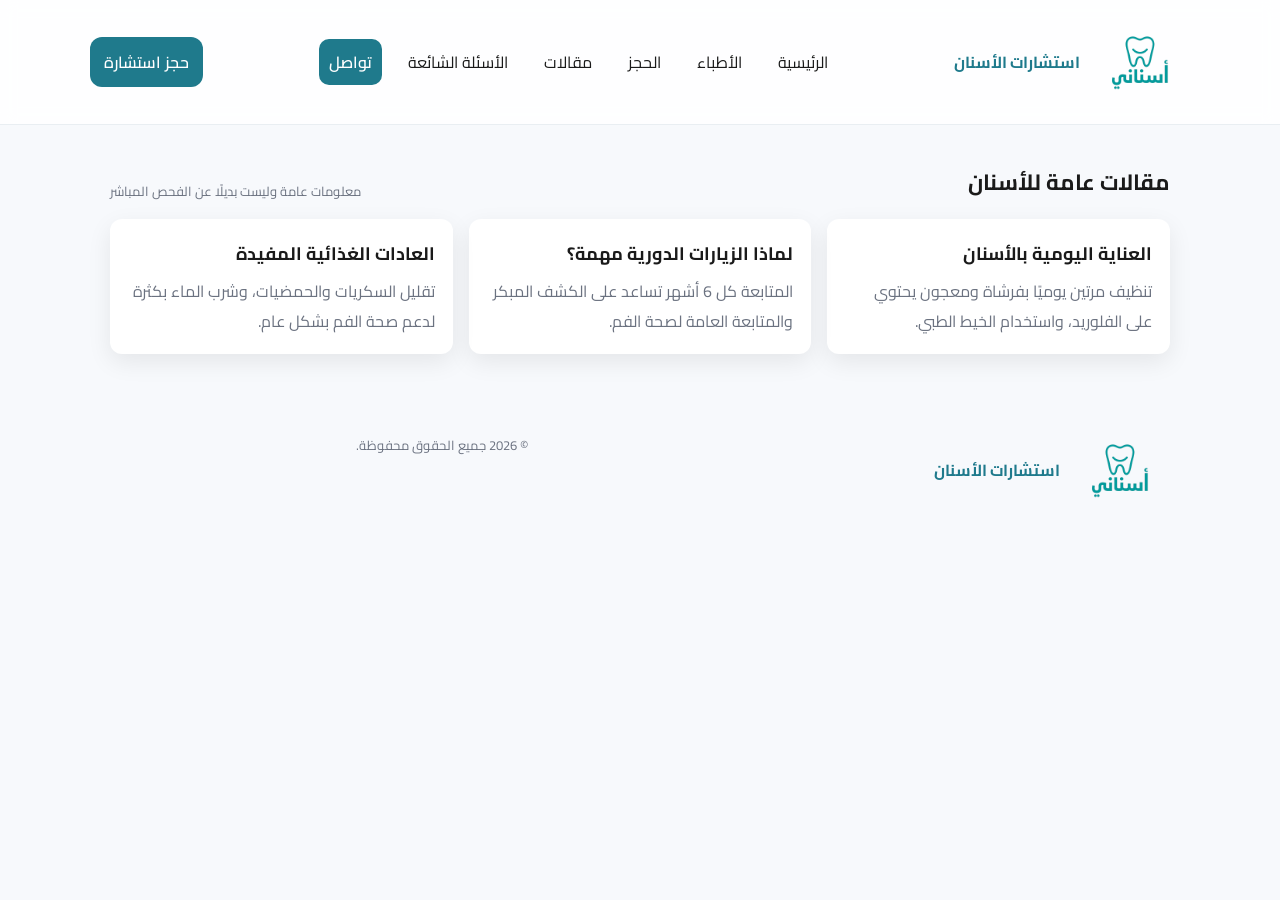
<file: 123/articles.html>
<!DOCTYPE html>
<html lang="ar" dir="rtl">
<head>
  <meta charset="UTF-8">
  <meta name="viewport" content="width=device-width, initial-scale=1">
  <title>مقالات | استشارات الأسنان</title>
  <link href="https://fonts.googleapis.com/css2?family=Cairo:wght@400;600;700&display=swap" rel="stylesheet">
  <link rel="stylesheet" href="css/style.css">
</head>
<body>
  <nav class="nav">
    <div class="container nav-inner">
      <div class="brand">
        <img class="logo" src="img/logo.png" alt="شعار الأسنان">
        <span>استشارات الأسنان</span>
      </div>
      <div class="nav-links">
        <a href="index.html">الرئيسية</a>
        <a href="doctors.html">الأطباء</a>
        <a href="booking.html">الحجز</a>
        <a href="articles.html">مقالات</a>
        <a href="faq.html">الأسئلة الشائعة</a>
        <a href="contact.html" class="cta">تواصل</a>
      </div>
      <a class="cta" href="booking.html">حجز استشارة</a>
    </div>
  </nav>

  <section class="section">
    <div class="container">
      <div class="section-header">
        <h2 class="section-title">مقالات عامة للأسنان</h2>
        <span class="small">معلومات عامة وليست بديلًا عن الفحص المباشر</span>
      </div>
      <div class="grid">
        <article class="card">
          <h3>العناية اليومية بالأسنان</h3>
          <p>تنظيف مرتين يوميًا بفرشاة ومعجون يحتوي على الفلوريد، واستخدام الخيط الطبي.</p>
        </article>
        <article class="card">
          <h3>لماذا الزيارات الدورية مهمة؟</h3>
          <p>المتابعة كل 6 أشهر تساعد على الكشف المبكر والمتابعة العامة لصحة الفم.</p>
        </article>
        <article class="card">
          <h3>العادات الغذائية المفيدة</h3>
          <p>تقليل السكريات والحمضيات، وشرب الماء بكثرة لدعم صحة الفم بشكل عام.</p>
        </article>
      </div>
    </div>
  </section>

  <footer class="footer">
    <div class="container footer-inner">
      <div class="brand">
        <img class="logo" src="img/logo.png" alt="شعار الأسنان">
        <span>استشارات الأسنان</span>
      </div>
      <p class="small">© <span id="year"></span> جميع الحقوق محفوظة.</p>
    </div>
  </footer>

  <script src="js/app.js"></script>
</body>
</html>
</file>
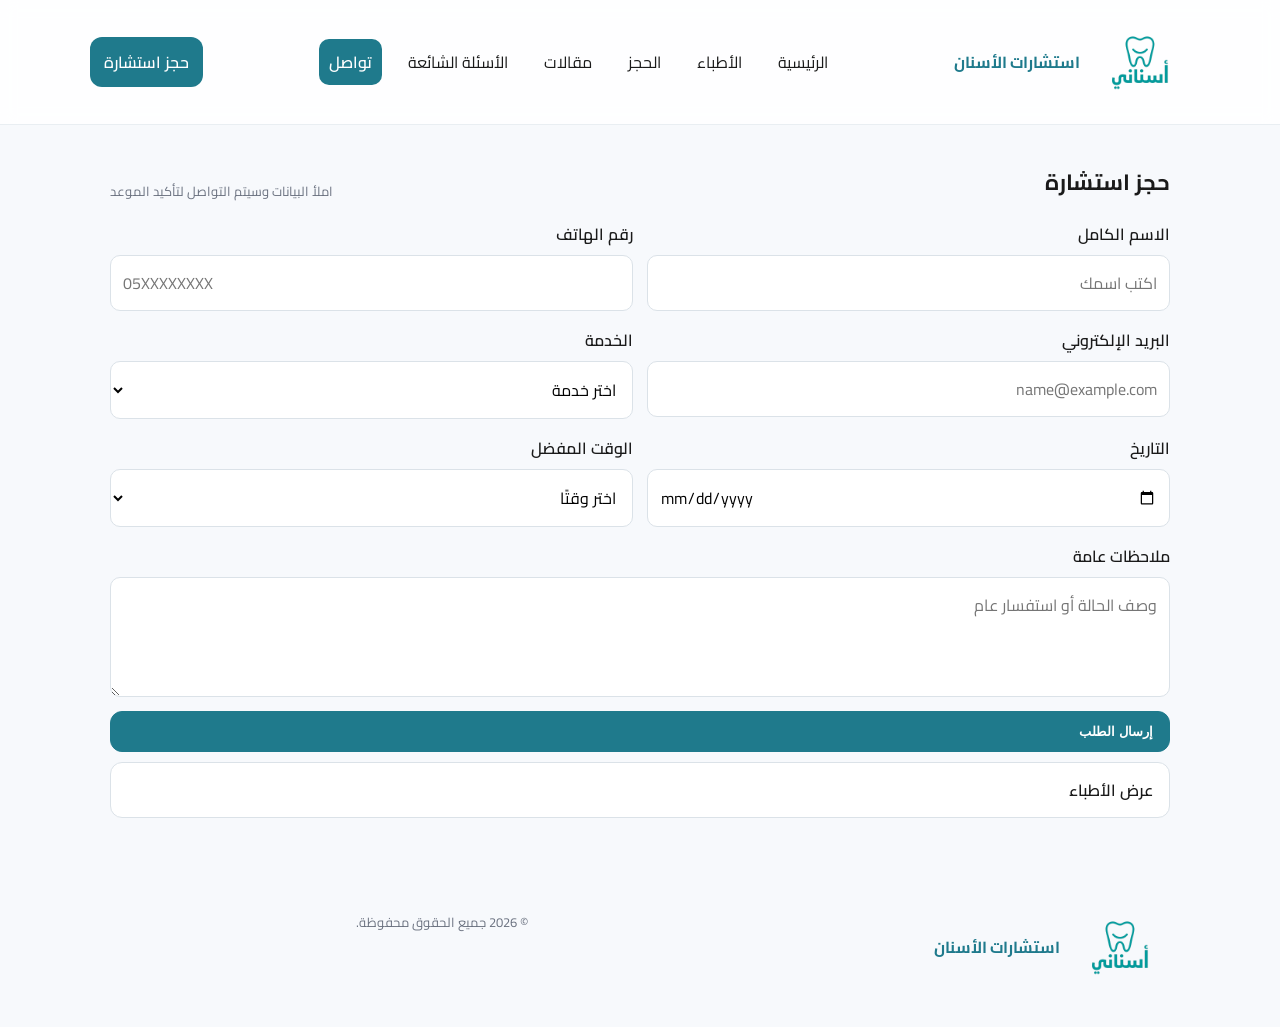
<file: 123/booking.html>
<!DOCTYPE html>
<html lang="ar" dir="rtl">
<head>
  <meta charset="UTF-8">
  <meta name="viewport" content="width=device-width, initial-scale=1">
  <title>حجز استشارة | استشارات الأسنان</title>
  <link href="https://fonts.googleapis.com/css2?family=Cairo:wght@400;600;700&display=swap" rel="stylesheet">
  <link rel="stylesheet" href="css/style.css">
</head>
<body>
  <nav class="nav">
    <div class="container nav-inner">
      <div class="brand">
        <img class="logo" src="img/logo.png" alt="شعار الأسنان">
        <span>استشارات الأسنان</span>
      </div>
      <div class="nav-links">
        <a href="index.html">الرئيسية</a>
        <a href="doctors.html">الأطباء</a>
        <a href="booking.html">الحجز</a>
        <a href="articles.html">مقالات</a>
        <a href="faq.html">الأسئلة الشائعة</a>
        <a href="contact.html" class="cta">تواصل</a>
      </div>
      <a class="cta" href="booking.html">حجز استشارة</a>
    </div>
  </nav>

  <section class="section">
    <div class="container">
      <div class="section-header">
        <h2 class="section-title">حجز استشارة</h2>
        <span class="small">املأ البيانات وسيتم التواصل لتأكيد الموعد</span>
      </div>

      <form id="bookingForm" class="form">
        <div class="field">
          <label for="name">الاسم الكامل</label>
          <input id="name" name="name" type="text" placeholder="اكتب اسمك" required />
        </div>
        <div class="field">
          <label for="phone">رقم الهاتف</label>
          <input id="phone" name="phone" type="tel" placeholder="05XXXXXXXX" required />
        </div>
        <div class="field">
          <label for="email">البريد الإلكتروني</label>
          <input id="email" name="email" type="email" placeholder="name@example.com" required />
        </div>
        <div class="field">
          <label for="service">الخدمة</label>
          <select id="service" name="service" required>
            <option value="">اختر خدمة</option>
            <option>استشارة طب أسنان عام</option>
            <option>تجميل الأسنان</option>
            <option>حشوات وتنظيف</option>
          </select>
        </div>
        <div class="field">
          <label for="date">التاريخ</label>
          <input id="date" name="date" type="date" required />
        </div>
        <div class="field">
          <label for="time">الوقت المفضل</label>
          <select id="time" name="time" required>
            <option value="">اختر وقتًا</option>
            <option>09:00</option>
            <option>11:00</option>
            <option>14:00</option>
            <option>16:00</option>
          </select>
        </div>
        <div class="field full">
          <label for="notes">ملاحظات عامة</label>
          <textarea id="notes" name="notes" placeholder="وصف الحالة أو استفسار عام"></textarea>
        </div>
        <div class="field full actions">
          <button class="btn primary" type="submit">إرسال الطلب</button>
          <a href="doctors.html" class="btn">عرض الأطباء</a>
        </div>
      </form>
      <p id="bookingMsg" class="small" style="margin-top:10px;"></p>
    </div>
  </section>

  <footer class="footer">
    <div class="container footer-inner">
      <div class="brand">
        <img class="logo" src="img/logo.png" alt="شعار الأسنان">
        <span>استشارات الأسنان</span>
      </div>
      <p class="small">© <span id="year"></span> جميع الحقوق محفوظة.</p>
    </div>
  </footer>

  <script src="js/app.js"></script>
</body>
</html>
</file>
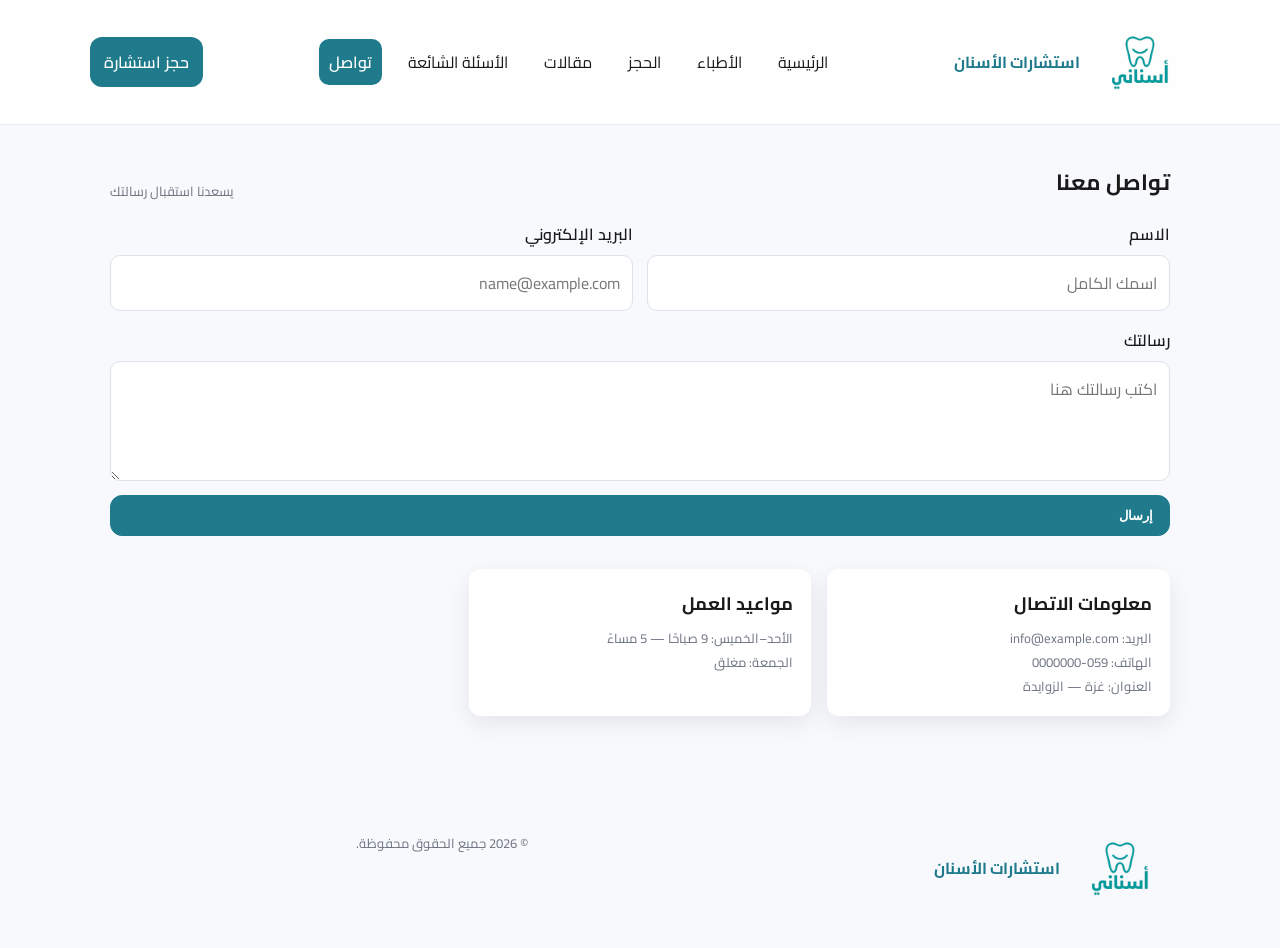
<file: 123/contact.html>
<!DOCTYPE html>
<html lang="ar" dir="rtl">
<head>
  <meta charset="UTF-8">
  <meta name="viewport" content="width=device-width, initial-scale=1">
  <title>تواصل معنا | استشارات الأسنان</title>
  <link href="https://fonts.googleapis.com/css2?family=Cairo:wght@400;600;700&display=swap" rel="stylesheet">
  <link rel="stylesheet" href="css/style.css">
</head>
<body>
  <nav class="nav">
    <div class="container nav-inner">
      <div class="brand">
        <img class="logo" src="img/logo.png" alt="شعار الأسنان">
        <span>استشارات الأسنان</span>
      </div>
      <div class="nav-links">
        <a href="index.html">الرئيسية</a>
        <a href="doctors.html">الأطباء</a>
        <a href="booking.html">الحجز</a>
        <a href="articles.html">مقالات</a>
        <a href="faq.html">الأسئلة الشائعة</a>
        <a href="contact.html" class="cta">تواصل</a>
      </div>
      <a class="cta" href="booking.html">حجز استشارة</a>
    </div>
  </nav>

  <section class="section">
    <div class="container">
      <div class="section-header">
        <h2 class="section-title">تواصل معنا</h2>
        <span class="small">يسعدنا استقبال رسالتك</span>
      </div>

      <form id="contactForm" class="form">
        <div class="field">
          <label for="cname">الاسم</label>
          <input id="cname" name="name" type="text" placeholder="اسمك الكامل" required />
        </div>
        <div class="field">
          <label for="cemail">البريد الإلكتروني</label>
          <input id="cemail" name="email" type="email" placeholder="name@example.com" required />
        </div>
        <div class="field full">
          <label for="cmsg">رسالتك</label>
          <textarea id="cmsg" name="message" placeholder="اكتب رسالتك هنا" required></textarea>
        </div>
        <div class="field full actions">
          <button class="btn primary" type="submit">إرسال</button>
        </div>
      </form>
      <p id="contactMsg" class="small" style="margin-top:10px;"></p>

      <div class="section" style="padding-top:20px">
        <div class="grid">
          <div class="card">
            <h3>معلومات الاتصال</h3>
            <p class="small">البريد: info@example.com</p>
            <p class="small">الهاتف: 059-0000000</p>
            <p class="small">العنوان: غزة — الزوايدة</p>
          </div>
          <div class="card">
            <h3>مواعيد العمل</h3>
            <p class="small">الأحد–الخميس: 9 صباحًا — 5 مساءً</p>
            <p class="small">الجمعة: مغلق</p>
          </div>
        </div>
      </div>
    </div>
  </section>

  <footer class="footer">
    <div class="container footer-inner">
      <div class="brand">
        <img class="logo" src="img/logo.png" alt="شعار الأسنان">
        <span>استشارات الأسنان</span>
      </div>
      <p class="small">© <span id="year"></span> جميع الحقوق محفوظة.</p>
    </div>
  </footer>

  <script src="js/app.js"></script>
</body>
</html>
</file>
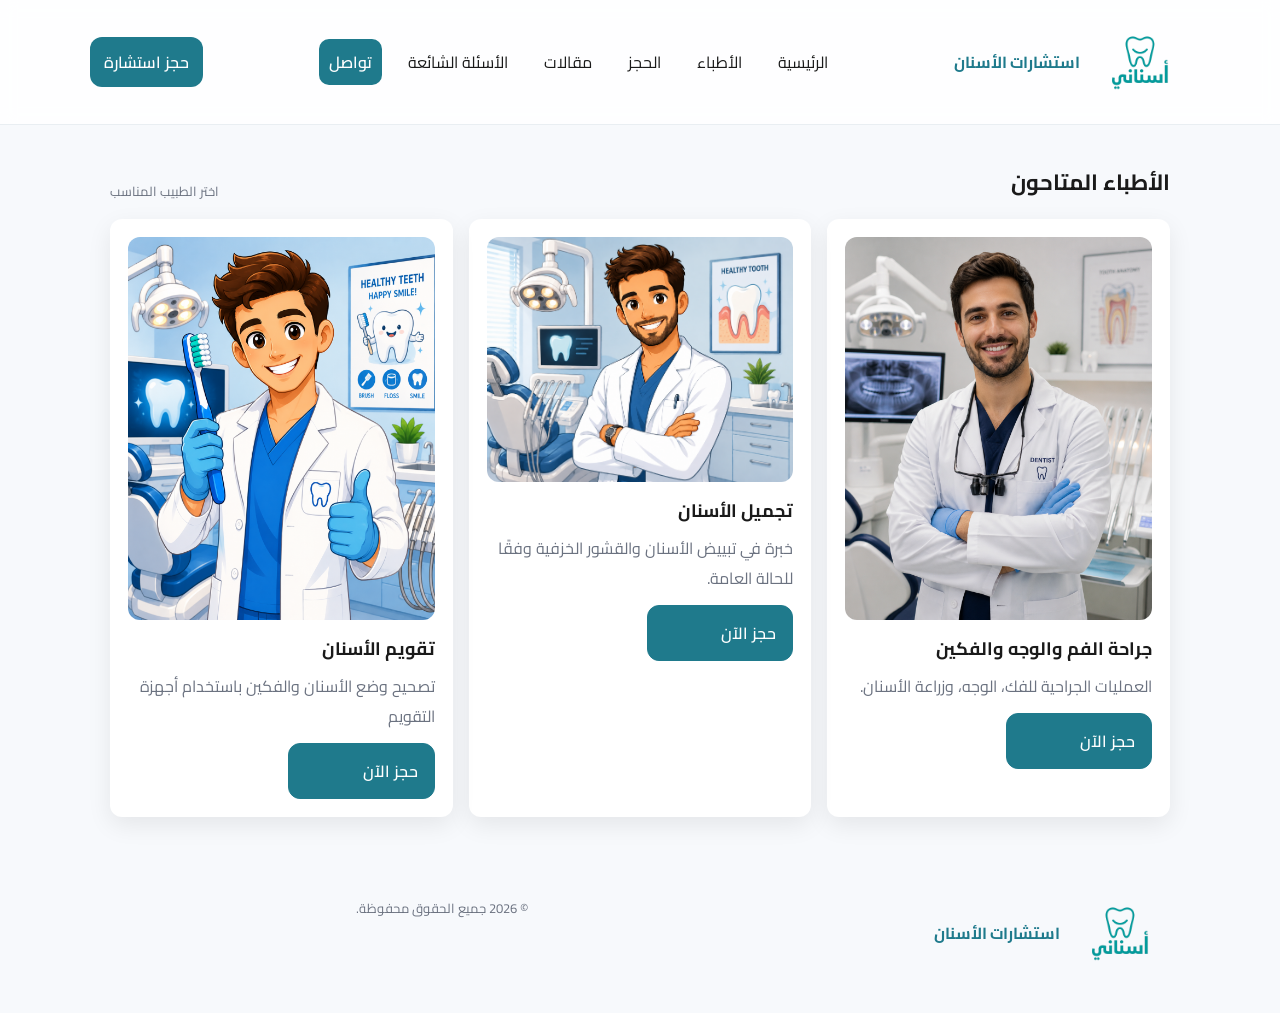
<file: 123/doctors.html>
<!DOCTYPE html>
<html lang="ar" dir="rtl">
<head>
  <meta charset="UTF-8">
  <meta name="viewport" content="width=device-width, initial-scale=1">
  <title>الأطباء | استشارات الأسنان</title>
  <link href="https://fonts.googleapis.com/css2?family=Cairo:wght@400;600;700&display=swap" rel="stylesheet">
  <link rel="stylesheet" href="css/style.css">
</head>
<body>
  <nav class="nav">
    <div class="container nav-inner">
      <div class="brand">
        <img class="logo" src="img/logo.png" alt="شعار الأسنان">
        <span>استشارات الأسنان</span>
      </div>
      <div class="nav-links">
        <a href="index.html">الرئيسية</a>
        <a href="doctors.html">الأطباء</a>
        <a href="booking.html">الحجز</a>
        <a href="articles.html">مقالات</a>
        <a href="faq.html">الأسئلة الشائعة</a>
        <a href="contact.html" class="cta">تواصل</a>
      </div>
      <a class="cta" href="booking.html">حجز استشارة</a>
    </div>
  </nav>

  <section class="section">
    <div class="container">
      <div class="section-header">
        <h2 class="section-title">الأطباء المتاحون</h2>
        <span class="small">اختر الطبيب المناسب</span>
      </div>
      <div class="grid">
        <div class="card">
          <img src="img/1.png" alt="">
          <h3> جراحة الفم والوجه والفكين</h3>
          <p>العمليات الجراحية للفك، الوجه، وزراعة الأسنان.</p>
          
          <div class="form actions"><a href="booking.html" class="btn primary">حجز الآن</a></div>
        </div>
        <div class="card">
          <img src="img/2.png" >
          <h3>تجميل الأسنان</h3>
          <p>خبرة في تبييض الأسنان والقشور الخزفية وفقًا للحالة العامة.</p>
          <div class="form actions"><a href="booking.html" class="btn primary">حجز الآن</a></div>
        </div>
        <div class="card">
          <img src="img/3.png">
          <h3> تقويم الأسنان </h3>
          <p>تصحيح وضع الأسنان والفكين باستخدام أجهزة التقويم</p>
          <div class="form actions"><a href="booking.html" class="btn primary">حجز الآن</a></div>
        </div>
      </div>
    </div>
  </section>

  <footer class="footer">
    <div class="container footer-inner">
      <div class="brand">
        <img class="logo" src="img/logo.png" alt="شعار الأسنان">
        <span>استشارات الأسنان</span>
      </div>
      <p class="small">© <span id="year"></span> جميع الحقوق محفوظة.</p>
    </div>
  </footer>

  <script src="js/app.js"></script>
</body>
</html>
</file>
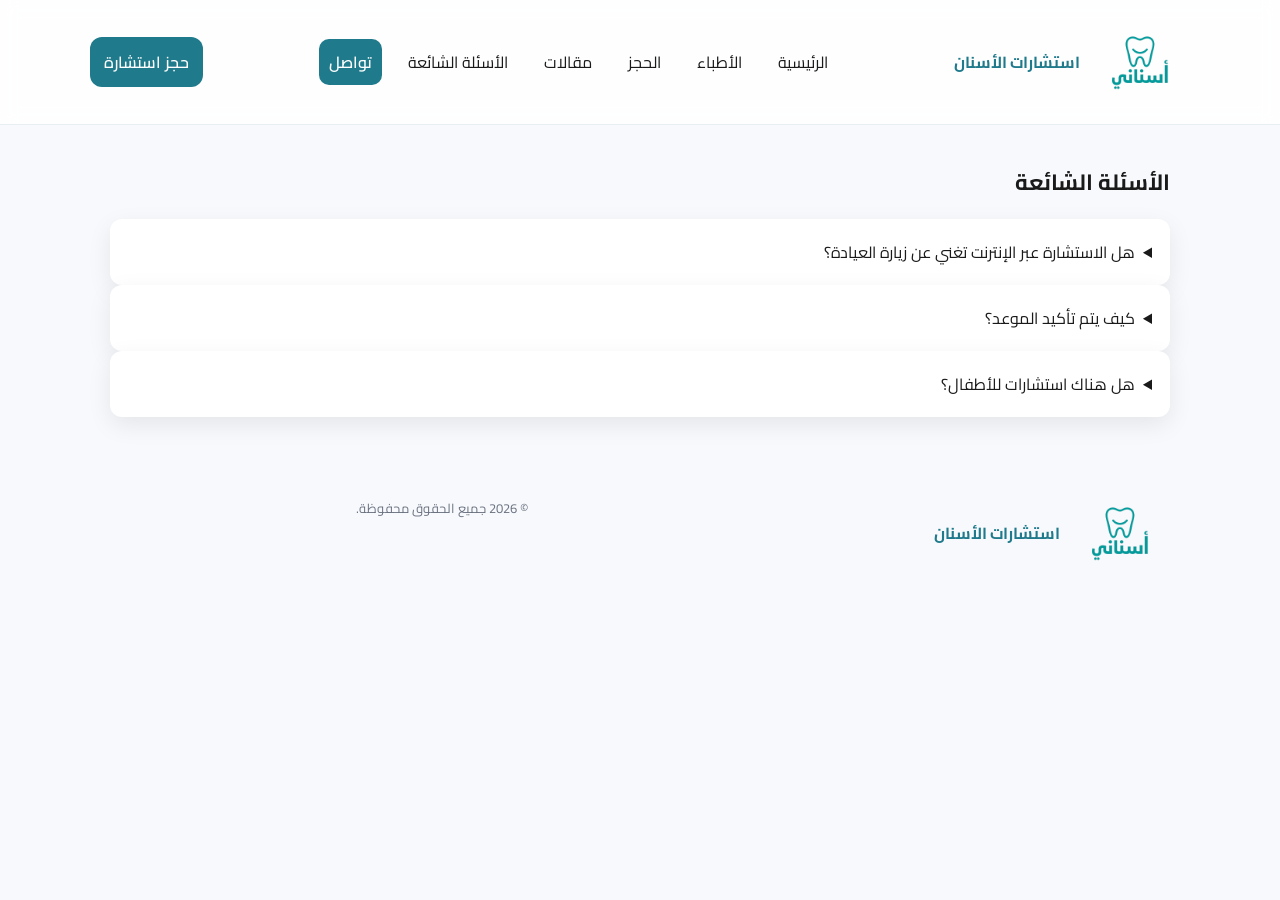
<file: 123/faq.html>
<!DOCTYPE html>
<html lang="ar" dir="rtl">
<head>
  <meta charset="UTF-8">
  <meta name="viewport" content="width=device-width, initial-scale=1">
  <title>الأسئلة الشائعة | استشارات الأسنان</title>
  <link href="https://fonts.googleapis.com/css2?family=Cairo:wght@400;600;700&display=swap" rel="stylesheet">
  <link rel="stylesheet" href="css/style.css">
</head>
<body>
  <nav class="nav">
    <div class="container nav-inner">
      <div class="brand">
        <img class="logo" src="img/logo.png" alt="شعار الأسنان">
        <span>استشارات الأسنان</span>
      </div>
      <div class="nav-links">
        <a href="index.html">الرئيسية</a>
        <a href="doctors.html">الأطباء</a>
        <a href="booking.html">الحجز</a>
        <a href="articles.html">مقالات</a>
        <a href="faq.html">الأسئلة الشائعة</a>
        <a href="contact.html" class="cta">تواصل</a>
      </div>
      <a class="cta" href="booking.html">حجز استشارة</a>
    </div>
  </nav>

  <section class="section">
    <div class="container">
      <div class="section-header">
        <h2 class="section-title">الأسئلة الشائعة</h2>
      </div>
      <div class="faq">
        <details class="card">
          <summary>هل الاستشارة عبر الإنترنت تغني عن زيارة العيادة؟</summary>
          <p>الاستشارة عامة أولية ولا تُغني عن الفحص المباشر عند الحاجة.</p>
        </details>
        <details class="card">
          <summary>كيف يتم تأكيد الموعد؟</summary>
          <p>بعد إرسال الطلب، سنتواصل معك لتأكيد التوقيت والتفاصيل.</p>
        </details>
        <details class="card">
          <summary>هل هناك استشارات للأطفال؟</summary>
          <p>نوفر استشارات عامة، ويمكن توجيهك لأخصائي أطفال عند الحاجة.</p>
        </details>
      </div>
    </div>
  </section>

  <footer class="footer">
    <div class="container footer-inner">
      <div class="brand">
        <img class="logo" src="img/logo.png" alt="شعار الأسنان">
        <span>استشارات الأسنان</span>
      </div>
      <p class="small">© <span id="year"></span> جميع الحقوق محفوظة.</p>
    </div>
  </footer>

  <script src="js/app.js"></script>
</body>
</html>
</file>
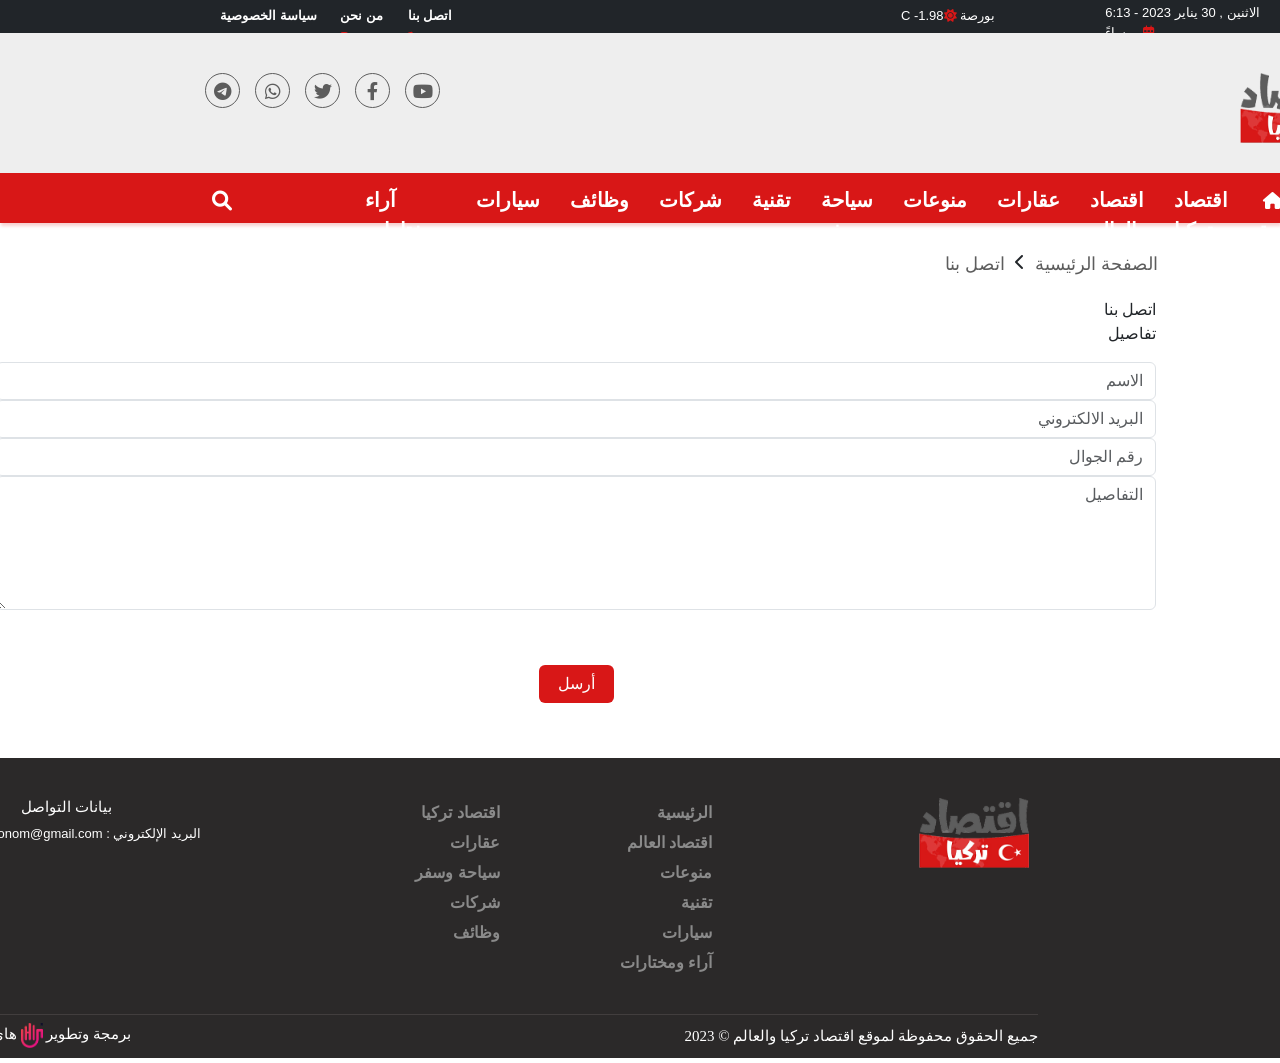
<file: economy/contactUs.html>
<!DOCTYPE html>
<html lang="en">
<head>
    <meta charset="UTF-8" />
    <meta http-equiv="X-UA-Compatible" content="IE=edge" />
    <meta name="viewport" content="width=device-width, initial-scale=1.0" />
    <title> اقتصاد تركيا</title>
    <link rel="stylesheet" href="css/bootstrap.css" />
    <link href="./image/logo.png" rel="icon" />
    <link rel="stylesheet" href="css/bootstrap.min.css" />
    <link rel="stylesheet" href="css/all.css" />
    <link rel="stylesheet" href="css/all.min.css" />
    <link rel="stylesheet" href="css/style.css" />
    <link rel="stylesheet" href="css/contactUs.css" />
    <link rel="preconnect" href="https://fonts.googleapis.com" />
    <link rel="preconnect" href="https://fonts.gstatic.com" crossorigin />
    <link href="https://fonts.googleapis.com/css2?family=Roboto:wght@100;300;500&display=swap" rel="stylesheet" />
</head>
<header class="navbar">
  <div class="linksocial d-flex top-header bg-dark">
    <div class="audible">
      <a href="privacy.html"><b>سياسة الخصوصية</b> </a>
      <i class="fab fa-audible" style="color: #d81717; font-size: 14px;"></i>
    </div>
    <div class="phonequestion">
    <a href="whoUs.html"><b>من نحن</b></a>
    <i class="fas fa-question" style="color: #d81717; font-size: 14px;"></i>
    </div>
    <div class="phonequestion">
    <a href="contactUs.html"><b>اتصل بنا </b> </a>
    <i class="fas fa-phone" style="color: #d81717; font-size: 14px;"></i>
    </div>
    <div class="col-4 col-lg-3 col-md-3 wheater" style="margin-left: 255px;">
    <ul class="city-list pl-0 " style="list-style-type: none; color: #fff; direction: rtl;">
    <li class="" style="display: none; right: 0px;"><a>  بورصة <i class="fas fa-sun" style="color: #d81717;"></i>C -1.98 </a></li>
    <li class="" style="display: none; right: 0px;"><a>  طربزون <i class="fas fa-sun" style="color: #d81717;"></i>C 8.79 </a></li>
    <li class="" style="display: none; right: 0px;"><a>  أنطاليا <i class="fas fa-sun" style="color: #d81717;"></i>C 8.94 </a></li>
    <li class="current" style="display: list-item; right: 0px;"><a>  اسطنبول <i class="fas fa-sun" style="color: #d81717;"></i>C 3.08 </a></li>
    <li class="" style="display: none; right: 0px;"><a>  أنقرة <i class="fas fa-sun" style="color: #d81717;"></i>C 0.65 </a></li>
    </ul>
    </div>
    <div class="calendar">
    <p class="text-white m-0 font13">
    الاثنين , 30 يناير 2023 - 6:13  مساءً  <i class="far fa-calendar-alt" style="color: #d81717; padding-left: 5px;"></i> </p>
    </div>
          </div>
          <div class="part2">
            <div class="socialicons">
              <div class="social">
                <a  href="https://t.me/turkeconom" target="_blank">
                  <i class="fab fa-telegram-plane" style="font-size: 18px;"></i>
                </a>
              </div>
              <div class="social">
                <a href="https://chat.whatsapp.com/BRJP6icVTEb5Pnx7S4hGIj" target="_blank">
                  <i class="fab fa-whatsapp" style="font-size: 18px;"></i>
                </a>
              </div>
              <div class="social">
                <a href="https://twitter.com/turkeconom" target="_blank">
                  <i class="fab fa-twitter" style="font-size: 18px;"></i>
                </a>
              </div>
              <div class="social">
                <a href="https://www.facebook.com/turkeconom/" target="_blank"> 
                <i class="fab fa-facebook-f" style="font-size:18px;"></i>
                </a>
              </div>
              <div class="social">
                <a href="https://www.youtube.com/" target="_blank">
                  <i class="fab fa-youtube" style="font-size: 18px;"></i>
                </a>
                </div>    
            </div>
            <div class="logo">
              <a href="index.html"><img src="./image/logo.png"></a>
            </div>  
          </div>
    <div class="list">
      <form class="form-inline" style="width: 20%;margin-top: 13px;padding-left: 212px;">
        <input class="form-control" type="search" placeholder="البحث" aria-label="Search" style="display: none;">
        <a class="btn_search" ><i class="fa fa-search" style="font-size: 20px; color: #fff;"></i></a>
      </form>
      <ul>
        <li>
        <a class="nav-link" href="#">آراء ومختارات</a>
      </li>
        <li>
          <a class="nav-link" href="#">سيارات</a>
        </li>
        <li>
          <a class="nav-link" href="#">وظائف</a>
        </li>
        <li>
          <a class="nav-link" href="#">شركات</a>
        </li>
        <li>
          <a class="nav-link" href="#">تقنية</a>
        </li>
        <li>
          <a class="nav-link" href="#">سياحة وسفر</a>
        </li>
        <li>
          <a class="nav-link" href="#">منوعات</a>
        </li>
    <li>
          <a class="nav-link" href="#">عقارات</a>
        </li>
        <li>
          <a class="nav-link" href="#">اقتصاد العالم</a>
        </li>
        <li>
          <a class="nav-link" href="#">اقتصاد تركيا</a>
        </li> 
        <li>
          <a class="nav-link home" href="./index.html"> <i class="fas fa-home" style="font-size: 17px; padding: 5px 0 0 5px;"></i> الرئيسية </a>
        </li>
      </ul>
    </div>  
</header>
<Section>
<div id="myOverlay" class="overlay d-none">
  <div class="closeBtn" style="margin-top: 45px;">
    <span class="closebtn" title="Close Overlay">×</span>
  </div>
  <div class="overlay-content">
    <form action="" class="form-search" >
      <input type="text" autocomplete="off" class="search" placeholder="بحث ..." name="search">
      <a class="openBtn"><i class="fa fa-search" style="font-size: 20px; color: #fff;"></i></a>
    </form>
  </div>
</div>
</Section>
<div class="msg d-none">
<div class="triangle">
  <i class="fa-solid fa-triangle-exclamation"></i>
</div>
<ul></ul>
</div>
<section class="category-main">
    <div class="container">
<ul class="page-title">
    <li><a href="./index.html">الصفحة الرئيسية</a></li>
    <li><i class="fas fa-chevron-left" style="padding-left: 10px;"></i></li>
    <li><a href="./contactUs.html">اتصل بنا</a></li>
</ul>
    </div>
</section>
<section class="main-box">
<div class="container">
        <div class="row">
          <div class="col-md-12 col-lg-12 mid-pd" style="margin-right: 42px;">
            <div class="static-inner-box">
<p>اتصل بنا<br>
تفاصيل</p>
<div class="contact my-3">
                    <form action="" method="post" class="form_contact" id="form_contact">
                        <input  type="hidden" name="_token" value="">                            
                        <div class="form-group">
                            <input  id="input-first" type="text" class="form-control name" autocomplete="off" name="name" value="" placeholder="الاسم">             
                        </div>
                        <div class="form-group">
                            <input  id="input-email" type="email" class="form-control email" autocomplete="off" name="email" value="" placeholder="البريد الالكتروني">               
                        </div>
                        <div class="form-group">
                            <input id="input-number" type="number" class="form-control mobile" autocomplete="off" name="mobile" value="" placeholder="رقم الجوال">                 
                        </div>
                        <div class="form-group">
                            <textarea name="details" class="form-control details" autocomplete="off" id="details" cols="30" rows="5" placeholder="التفاصيل"></textarea>       
                        </div>
                        <div class="form-group text-center" style="margin-top: 50px;">
                            <button class="btn btn-md btn_send" id="button-send">أرسل</button>
                        </div>
                    </form>
</div>
</div>
</div>
</div>
    </div>
</section>
<section class="footer">
    <div class="footer-links" style="margin-top: 420px;">
<div class="container container_footer">
        <div class="row row_footer">
            <div class="col-md-3">
              <div class="links logo">
                <a href=""><img src="./image/logo.png" alt="اقتصاد تركيا"></a>
              </div>
            </div>
            <div class="col-md-6">
                    <div class="links">
                <ul class="links-list d-flex">
                  <div style="margin-left: 120px;"> 
                    <li class="nav-item active">
                      <a class="nav-link" href="/"> الرئيسية </a>
                              </li>
                              <li class="nav-item ">
                                <a class="nav-link" href="#">اقتصاد العالم</a>
                              </li>
                              <li class="nav-item">
                                <a class="nav-link" href="#">منوعات</a>
                              </li>
                              <li class="nav-item">
                                <a class="nav-link" href="#">تقنية</a>
                              </li>
                              <li class="nav-item">
                                <a class="nav-link" href="#">سيارات</a>
                              </li>
                              <li class="nav-item">
                                <a class="nav-link" href="#">آراء ومختارات</a>
                              </li>
                              </div>
                            <div>
                            <li class="nav-item">
                              <a class="nav-link" href="#">اقتصاد تركيا</a>
                            </li>
                            <li class="nav-item">
                              <a class="nav-link" href="#">عقارات</a>
                            </li>
                            <li class="nav-item">
                              <a class="nav-link" href="#">سياحة وسفر</a>
                            </li> 
                            <li class="nav-item">
                              <a class="nav-link" href="#">شركات</a>
                            </li>
                            <li class="nav-item">
                              <a class="nav-link" href="#">وظائف</a>
                            </li>
                </div>
                          </div>
                </ul>
                </div>  
            </div>
            <div class="col-md-3">
                    <div class="Links">
          <h2 style="font-size: 15px;margin-right: 129px;">بيانات التواصل</h2>
          <ul class="contact" style="list-style-type: none;">
                          <li style="font-size: 13px;">البريد الإلكتروني : turkeconom@gmail.com</li>
                </ul>
          </div> 
            </div>
        </div>
  <div class="foot">
        <div class="row_foot">
              <div class="col-md-6">
              <p class="copyright">  جميع الحقوق محفوظة لموقع اقتصاد تركيا والعالم © 2023 </p>
              </div>
              <div class="col-md-6">
              <ul class="footer-menu" style="list-style-type: none;">
          <li><a href="http://www.high-five.co" target="_blank"> برمجة وتطوير <img src="./image/high5.png" style="width:22px" alt="high-five.co"> هاي فايف</a></li>
        </ul>
              </div>
        </div>
      </div>
      </div>
</section>
  <script src="js/bootstrap.bundle.min.js"></script>
  <script src="js/jquery-3.6.3.min.js"></script>
  <script src="js/javascript.js"></script>
  <script>
    var overlay=document.querySelector('.overlay');
    var btnSearch=document.querySelector('.btn_search');
    var closebtn=document.querySelector('.closebtn');
    btnSearch.addEventListener("click" , function(){
      overlay.classList.remove('d-none');
    });
    closebtn.addEventListener("click" , function(){
    overlay.classList.add('d-none'); 
    });
    </script>
<script>
let list=document.querySelector('.msg');
  let buttonSend=document.getElementById('button-send');
  let first = document.getElementById('input-first');
  let email = document.getElementById('input-email');
  let number = document.getElementById('input-number');
  let details = document.getElementById('details');
  buttonSend.addEventListener("click",function(e){
      e.preventDefault();
      list.classList.remove('d-none');     
      if(first == ""&& email == "" && mobile == "" && details == ""){
          list.innerHTML+='<li>'+' الاسم مطلوب' +'</li>';
          list.innerHTML+='<li>'+' البريد الالكتروني مطلوب' +'</li>';
          list.innerHTML+='<li>'+' رقم الجوال مطلوب' +'</li>';
          list.innerHTML+='<li>'+'  التفاصيل مطلوبة' +'</li>';
      }
      if(first.value == ""|| email.value == "" || mobile.value == "" || details.value == ""){
          if( first.value === ""){
              list.innerHTML+='<li>'+' الاسم مطلوب' +'</li>';
          } 
          if( email.value === ""){
              list.innerHTML+='<li>'+' البريد الالكتروني مطلوب' +'</li>';
          } 
          if( number.value === ""){
              list.innerHTML+='<li>'+' رقم الجوال مطلوب' +'</li>';
          } 
          if( details.value === ""){
              list.innerHTML+='<li>'+'  التفاصيل مطلوبة' +'</li>';
          } 
      }
  });
  
  </script>
</body>
</html>
</file>
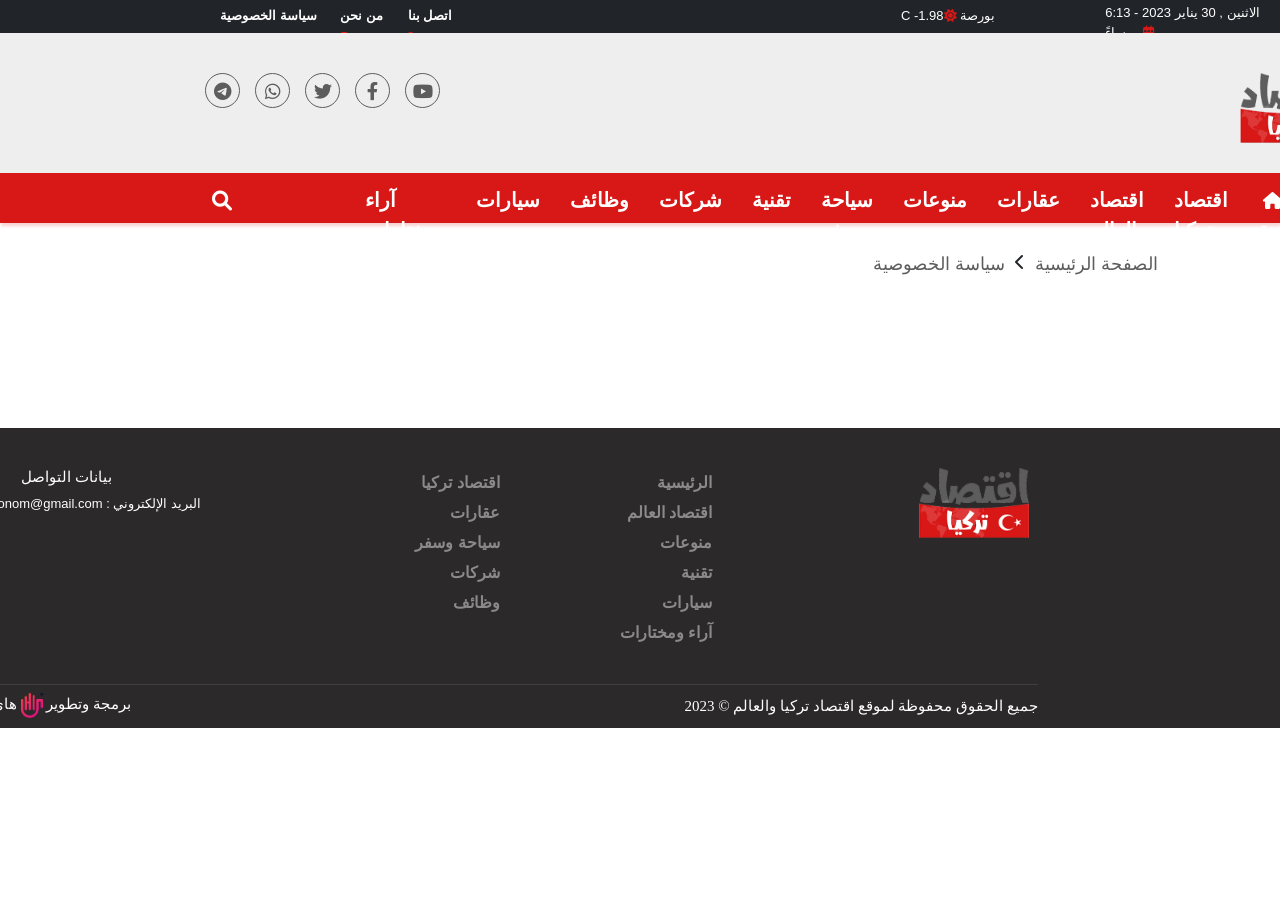
<file: economy/privacy.html>
<!DOCTYPE html>
<html lang="en">
<head>
    <meta charset="UTF-8" />
    <meta http-equiv="X-UA-Compatible" content="IE=edge" />
    <meta name="viewport" content="width=device-width, initial-scale=1.0" />
    <title> اقتصاد تركيا</title>
    <link rel="stylesheet" href="css/bootstrap.css" />
    <link href="./image/logo.png" rel="icon" />
    <link rel="stylesheet" href="css/bootstrap.min.css" />
    <link rel="stylesheet" href="css/all.css" />
    <link rel="stylesheet" href="css/all.min.css" />
    <link rel="stylesheet" href="css/style.css" />
    <link rel="stylesheet" href="css/contactUs.css" />
    <link rel="stylesheet" href="css/whoUs.css" />
    <link rel="preconnect" href="https://fonts.googleapis.com" />
    <link rel="preconnect" href="https://fonts.gstatic.com" crossorigin />
    <link href="https://fonts.googleapis.com/css2?family=Roboto:wght@100;300;500&display=swap" rel="stylesheet" />
</head>
<body>
  <header class="navbar">
    <div class="linksocial d-flex top-header bg-dark">
      <div class="audible">
        <a href="privacy.html"><b>سياسة الخصوصية</b> </a>
        <i class="fab fa-audible" style="color: #d81717; font-size: 14px;"></i>
      </div>
      <div class="phonequestion">
      <a href="whoUs.html"><b>من نحن</b></a>
      <i class="fas fa-question" style="color: #d81717; font-size: 14px;"></i>
      </div>
      <div class="phonequestion">
      <a href="contactUs.html"><b>اتصل بنا </b> </a>
      <i class="fas fa-phone" style="color: #d81717; font-size: 14px;"></i>
     </div>
     <div class="col-4 col-lg-3 col-md-3 wheater" style="margin-left: 255px;">
      <ul class="city-list pl-0 " style="list-style-type: none; color: #fff; direction: rtl;">
      <li class="" style="display: none; right: 0px;"><a>  بورصة <i class="fas fa-sun" style="color: #d81717;"></i>C -1.98 </a></li>
      <li class="" style="display: none; right: 0px;"><a>  طربزون <i class="fas fa-sun" style="color: #d81717;"></i>C 8.79 </a></li>
      <li class="" style="display: none; right: 0px;"><a>  أنطاليا <i class="fas fa-sun" style="color: #d81717;"></i>C 8.94 </a></li>
      <li class="current" style="display: list-item; right: 0px;"><a>  اسطنبول <i class="fas fa-sun" style="color: #d81717;"></i>C 3.08 </a></li>
      <li class="" style="display: none; right: 0px;"><a>  أنقرة <i class="fas fa-sun" style="color: #d81717;"></i>C 0.65 </a></li>
      </ul>
      </div>
     <div class="calendar">
      <p class="text-white m-0 font13">
      الاثنين , 30 يناير 2023 - 6:13  مساءً  <i class="far fa-calendar-alt" style="color: #d81717; padding-left: 5px;"></i> </p>
     </div>
            </div>
            <div class="part2">
              <div class="socialicons">
                <div class="social">
                  <a  href="https://t.me/turkeconom" target="_blank">
                    <i class="fab fa-telegram-plane" style="font-size: 18px;"></i>

                  </a>
                </div>
                <div class="social">
                  <a href="https://chat.whatsapp.com/BRJP6icVTEb5Pnx7S4hGIj" target="_blank">
                    <i class="fab fa-whatsapp" style="font-size: 18px;"></i>

                  </a>
                </div>
                <div class="social">
                  <a href="https://twitter.com/turkeconom" target="_blank">
                    <i class="fab fa-twitter" style="font-size: 18px;"></i>

                  </a>
                </div>
                <div class="social">
                  <a href="https://www.facebook.com/turkeconom/" target="_blank"> 
                  <i class="fab fa-facebook-f" style="font-size:18px;"></i>
                  </a>
                </div>
                <div class="social">
                  <a href="https://www.youtube.com/" target="_blank">
                    <i class="fab fa-youtube" style="font-size: 18px;"></i>
                  </a>
                  </div>
          
              </div>
              <div class="logo">
                <a href="index.html"><img src="./image/logo.png"></a>
              </div>
        
            </div>
      <div class="list">
        <form class="form-inline" style="width: 20%;margin-top: 13px;padding-left: 212px;">
          <input class="form-control" type="search" placeholder="البحث" aria-label="Search" style="display: none;">
          <a class="btn_search" ><i class="fa fa-search" style="font-size: 20px; color: #fff;"></i></a>
        </form>
        <ul>
          
          <li>
          <a class="nav-link" href="#">آراء ومختارات</a>
        </li>
          <li>
            <a class="nav-link" href="#">سيارات</a>
          </li>
          <li>
            <a class="nav-link" href="#">وظائف</a>
          </li>
          <li>
            <a class="nav-link" href="#">شركات</a>
          </li>
          <li>
            <a class="nav-link" href="#">تقنية</a>
          </li>
          <li>
            <a class="nav-link" href="#">سياحة وسفر</a>
          </li>
          <li>
            <a class="nav-link" href="#">منوعات</a>
          </li>
      <li>
            <a class="nav-link" href="#">عقارات</a>
          </li>
          <li>
            <a class="nav-link" href="#">اقتصاد العالم</a>
          </li>
          <li>
            <a class="nav-link" href="#">اقتصاد تركيا</a>
          </li> 
          <li>
            <a class="nav-link home" href="./index.html"> <i class="fas fa-home" style="font-size: 17px; padding: 5px 0 0 5px;"></i> الرئيسية </a>
          </li>
        </ul>
      </div>  
</header>
<Section>
  <div id="myOverlay" class="overlay d-none">
    <div class="closeBtn" style="margin-top: 45px;">
      <span class="closebtn" title="Close Overlay">×</span>
    </div>
    <div class="overlay-content">
      <form action="" class="form-search" >
        <input type="text" autocomplete="off" class="search" placeholder="بحث ..." name="search">
        <a class="openBtn"><i class="fa fa-search" style="font-size: 20px; color: #fff;"></i></a>
      </form>
    </div>
  </div>
</Section>
<section class="category-main">
    <div class="container">
<ul class="page-title">
    <li><a href="./index.html">الصفحة الرئيسية</a></li>
    <li><i class="fas fa-chevron-left" style="padding-left: 10px;"></i></li>
    <li><a href="./privacy.html"> سياسة الخصوصية  </a></li>
</ul>
    </div>
</section>      
<section>
<div class="footer-links" style="margin-top: 150px;">
<div class="container">
<div class="row">
  <div class="col-md-3">
    <div class="links logo">
      <a href=""><img src="./image/logo.png" alt="اقتصاد تركيا"></a>
    </div>
  </div>
  <div class="col-md-6">
          <div class="links">
      <ul class="links-list d-flex">
        <div style="margin-left: 120px;"> 
          <li class="nav-item active">
            <a class="nav-link" href="./index.html"> الرئيسية </a>
                    </li>
                    <li class="nav-item ">
                      <a class="nav-link" href="#">اقتصاد العالم</a>
                    </li>
                    <li class="nav-item">
                      <a class="nav-link" href="#">منوعات</a>
                    </li>
                    <li class="nav-item">
                      <a class="nav-link" href="#">تقنية</a>
                    </li>
                    <li class="nav-item">
                      <a class="nav-link" href="#">سيارات</a>
                    </li>
                    <li class="nav-item">
                      <a class="nav-link" href="#">آراء ومختارات</a>
                    </li>
                    </div>
                  <div>
                  <li class="nav-item">
                    <a class="nav-link" href="#">اقتصاد تركيا</a>
                  </li>
                  <li class="nav-item">
                    <a class="nav-link" href="#">عقارات</a>
                  </li>
                  <li class="nav-item">
                    <a class="nav-link" href="#">سياحة وسفر</a>
                  </li> 
                    
                  <li class="nav-item">
                    <a class="nav-link" href="#">شركات</a>
                  </li>
                  <li class="nav-item">
                    <a class="nav-link" href="#">وظائف</a>
                  </li>
      </div>
                </div>
      </ul>
      </div>  
  </div>
  <div class="col-md-3">
          <div class="Links">
<h2 style="font-size: 15px;margin-right: 129px;">بيانات التواصل</h2>
<ul class="contact" style="list-style-type: none;">
                <li style="font-size: 13px;">البريد الإلكتروني : turkeconom@gmail.com</li>
      </ul>
</div> 
  </div>
</div>
<div class="foot">
<div class="row_foot">
    <div class="col-md-6">
    <p class="copyright">  جميع الحقوق محفوظة لموقع اقتصاد تركيا والعالم © 2023 </p>
    </div>
    <div class="col-md-6">
    <ul class="footer-menu" style="list-style-type: none;">
<li><a href="http://www.high-five.co" target="_blank"> برمجة وتطوير <img src="./image/high5.png" style="width:22px" alt="high-five.co"> هاي فايف</a></li>
</ul>
    </div>
        </div>
</div>
</div>
</section>
<script>
var overlay=document.querySelector('.overlay');
var btnSearch=document.querySelector('.btn_search');
var closebtn=document.querySelector('.closebtn');
btnSearch.addEventListener("click" , function(){
  overlay.classList.remove('d-none');
});
closebtn.addEventListener("click" , function(){
overlay.classList.add('d-none'); 
});
</script>
<script src="js/bootstrap.bundle.min.js"></script>
<script src="js/jquery-3.6.3.min.js"></script>
<script src="js/javascript.js"></script>
</body>
</html>
</file>
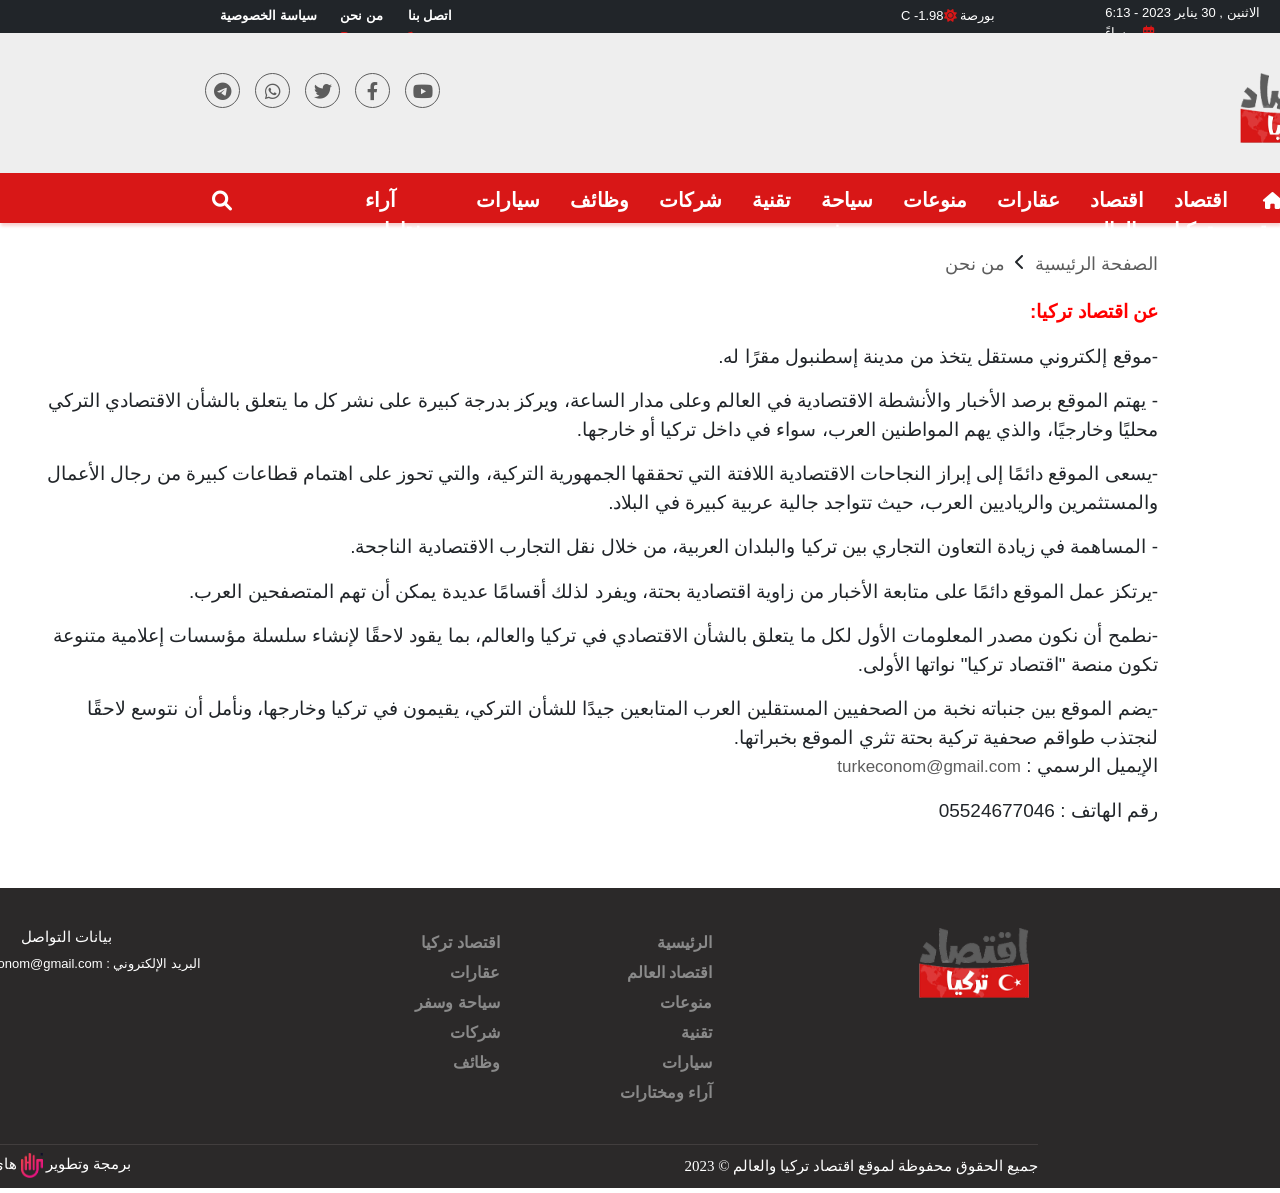
<file: economy/whoUs.html>
<!DOCTYPE html>
<html lang="en">
<head>
    <meta charset="UTF-8" />
    <meta http-equiv="X-UA-Compatible" content="IE=edge" />
    <meta name="viewport" content="width=device-width, initial-scale=1.0" />
    <title> اقتصاد تركيا</title>
    <link rel="stylesheet" href="css/bootstrap.css" />
    <link href="./image/logo.png" rel="icon" />
    <link rel="stylesheet" href="css/bootstrap.min.css" />
    <link rel="stylesheet" href="css/all.css" />
    <link rel="stylesheet" href="css/all.min.css" />
    <link rel="stylesheet" href="css/style.css" />
    <link rel="stylesheet" href="css/contactUs.css" />
    <link rel="stylesheet" href="css/whoUs.css" />
    <link rel="preconnect" href="https://fonts.googleapis.com" />
    <link rel="preconnect" href="https://fonts.gstatic.com" crossorigin />
    <link href="https://fonts.googleapis.com/css2?family=Roboto:wght@100;300;500&display=swap" rel="stylesheet" />
</head>
<body>
<header class="navbar">
    <div class="linksocial d-flex top-header bg-dark">
      <div class="audible">
        <a href="privacy.html"><b>سياسة الخصوصية</b> </a>
        <i class="fab fa-audible" style="color: #d81717; font-size: 14px;"></i>
      </div>
      <div class="phonequestion">
      <a href="whoUs.html"><b>من نحن</b></a>
      <i class="fas fa-question" style="color: #d81717; font-size: 14px;"></i>
      </div>
      <div class="phonequestion">
      <a href="contactUs.html"><b>اتصل بنا </b> </a>
      <i class="fas fa-phone" style="color: #d81717; font-size: 14px;"></i>
      </div>
      <div class="col-4 col-lg-3 col-md-3 wheater" style="margin-left: 255px;">
      <ul class="city-list pl-0 " style="list-style-type: none; color: #fff; direction: rtl;">
      <li class="" style="display: none; right: 0px;"><a>  بورصة <i class="fas fa-sun" style="color: #d81717;"></i>C -1.98 </a></li>
      <li class="" style="display: none; right: 0px;"><a>  طربزون <i class="fas fa-sun" style="color: #d81717;"></i>C 8.79 </a></li>
      <li class="" style="display: none; right: 0px;"><a>  أنطاليا <i class="fas fa-sun" style="color: #d81717;"></i>C 8.94 </a></li>
      <li class="current" style="display: list-item; right: 0px;"><a>  اسطنبول <i class="fas fa-sun" style="color: #d81717;"></i>C 3.08 </a></li>
      <li class="" style="display: none; right: 0px;"><a>  أنقرة <i class="fas fa-sun" style="color: #d81717;"></i>C 0.65 </a></li>
      </ul>
      </div>
      <div class="calendar">
      <p class="text-white m-0 font13">
      الاثنين , 30 يناير 2023 - 6:13  مساءً  <i class="far fa-calendar-alt" style="color: #d81717; padding-left: 5px;"></i> </p>
      </div>
            </div>
            <div class="part2">
              <div class="socialicons">
                <div class="social">
                  <a  href="https://t.me/turkeconom" target="_blank">
                    <i class="fab fa-telegram-plane" style="font-size: 18px;"></i>

                  </a>
                </div>
                <div class="social">
                  <a href="https://chat.whatsapp.com/BRJP6icVTEb5Pnx7S4hGIj" target="_blank">
                    <i class="fab fa-whatsapp" style="font-size: 18px;"></i>

                  </a>
                </div>
                <div class="social">
                  <a href="https://twitter.com/turkeconom" target="_blank">
                    <i class="fab fa-twitter" style="font-size: 18px;"></i>

                  </a>
                </div>
                <div class="social">
                  <a href="https://www.facebook.com/turkeconom/" target="_blank"> 
                  <i class="fab fa-facebook-f" style="font-size:18px;"></i>
                  </a>
                </div>
                <div class="social">
                  <a href="https://www.youtube.com/" target="_blank">
                    <i class="fab fa-youtube" style="font-size: 18px;"></i>
                  </a>
                  </div>
          
              </div>
              <div class="logo">
                <a href="index.html"><img src="./image/logo.png"></a>
              </div>
        
            </div>
      <div class="list">
        <form class="form-inline" style="width: 20%;margin-top: 13px;padding-left: 212px;">
          <input class="form-control" type="search" placeholder="البحث" aria-label="Search" style="display: none;">
          <a class="btn_search" ><i class="fa fa-search" style="font-size: 20px; color: #fff;"></i></a>
        </form>
        <ul>
          <li>
          <a class="nav-link" href="#">آراء ومختارات</a>
        </li>
          <li>
            <a class="nav-link" href="#">سيارات</a>
          </li>
          <li>
            <a class="nav-link" href="#">وظائف</a>
          </li>
          <li>
            <a class="nav-link" href="#">شركات</a>
          </li>
          <li>
            <a class="nav-link" href="#">تقنية</a>
          </li>
          <li>
            <a class="nav-link" href="#">سياحة وسفر</a>
          </li>
          <li>
            <a class="nav-link" href="#">منوعات</a>
          </li>
      <li>
            <a class="nav-link" href="#">عقارات</a>
          </li>
          <li>
            <a class="nav-link" href="#">اقتصاد العالم</a>
          </li>
          <li>
            <a class="nav-link" href="#">اقتصاد تركيا</a>
          </li> 
          <li>
            <a class="nav-link home" href="./index.html"> <i class="fas fa-home" style="font-size: 17px; padding: 5px 0 0 5px;"></i> الرئيسية </a>
          </li>
        </ul>
      </div>  
</header>
<Section>
  <div id="myOverlay" class="overlay d-none">
    <div class="closeBtn" style="margin-top: 45px;">
      <span class="closebtn" title="Close Overlay">×</span>
    </div>
    <div class="overlay-content">
      <form action="" class="form-search" >
        <input type="text" autocomplete="off" class="search" placeholder="بحث ..." name="search">
        <a class="openBtn"><i class="fa fa-search" style="font-size: 20px; color: #fff;"></i></a>
      </form>
    </div>
  </div>
</Section>
<section class="category-main">
    <div class="container">
<ul class="page-title">
    <li><a href="./index.html">الصفحة الرئيسية</a></li>
    <li><i class="fas fa-chevron-left" style="padding-left: 10px;"></i></li>
    <li><a href="./whoUs.html"> من نحن </a></li>
</ul>
    </div>
</section>
<section class="main-box">
    <div class="container">
        <div class="row">
          <div class="col-md-12 col-lg-12 mid-pd">
            <div class="static-inner-box">
                    <p><strong><span style="color:#ff0000">عن اقتصاد تركيا:</span></strong></p>

<p>-موقع إلكتروني مستقل يتخذ من مدينة إسطنبول مقرًا له.</p>

<p>- يهتم الموقع برصد الأخبار والأنشطة الاقتصادية في العالم وعلى مدار الساعة، ويركز بدرجة كبيرة على نشر كل ما يتعلق بالشأن الاقتصادي التركي محليًا وخارجيًا، والذي يهم المواطنين العرب، سواء في داخل تركيا أو خارجها.</p>

<p>-يسعى الموقع دائمًا إلى إبراز النجاحات الاقتصادية اللافتة التي تحققها الجمهورية التركية، والتي تحوز على اهتمام قطاعات كبيرة من رجال الأعمال والمستثمرين والرياديين العرب، حيث تتواجد جالية عربية كبيرة في البلاد.</p>

<p>- المساهمة في زيادة التعاون التجاري بين تركيا والبلدان العربية، من خلال نقل التجارب الاقتصادية الناجحة.</p>

<p>-يرتكز عمل الموقع دائمًا على متابعة الأخبار من زاوية اقتصادية بحتة، ويفرد لذلك أقسامًا عديدة يمكن أن تهم المتصفحين العرب.</p>

<p>-نطمح أن نكون مصدر المعلومات الأول لكل ما يتعلق بالشأن الاقتصادي في تركيا والعالم، بما يقود لاحقًا لإنشاء سلسلة مؤسسات إعلامية متنوعة تكون منصة "اقتصاد تركيا" نواتها الأولى.</p>

<p>-يضم الموقع بين جنباته نخبة من الصحفيين المستقلين العرب المتابعين جيدًا للشأن التركي، يقيمون في تركيا وخارجها، ونأمل أن نتوسع لاحقًا لنجتذب طواقم صحفية تركية بحتة تثري الموقع بخبراتها.<br>
الإيميل الرسمي : <a href="mailto:turkeconom@gmail.com">turkeconom@gmail.com</a></p>

<p>رقم الهاتف : 05524677046</p>
                
                                </div>
          </div>

    </div>
    </div>
</section>         
<section>
    <div class="footer-links" style="margin-top: 550px;">
<div class="container">

    <div class="row row_footer">
        <div class="col-md-3">
          <div class="links logo">
            <a href=""><img src="./image/logo.png" alt="اقتصاد تركيا"></a>
          </div>
        </div>
        <div class="col-md-6">
                <div class="links">
            <ul class="links-list d-flex">
              <div style="margin-left: 120px;"> 
                <li class="nav-item active">
                  <a class="nav-link" href="./index.html"> الرئيسية </a>
                          </li>
                          <li class="nav-item ">
                            <a class="nav-link" href="#">اقتصاد العالم</a>
                          </li>
                          <li class="nav-item">
                            <a class="nav-link" href="#">منوعات</a>
                          </li>
                          <li class="nav-item">
                            <a class="nav-link" href="#">تقنية</a>
                          </li>
                          <li class="nav-item">
                            <a class="nav-link" href="#">سيارات</a>
                          </li>
                          <li class="nav-item">
                            <a class="nav-link" href="#">آراء ومختارات</a>
                          </li>
                          </div>
                        <div>
                        <li class="nav-item">
                          <a class="nav-link" href="#">اقتصاد تركيا</a>
                        </li>
                        <li class="nav-item">
                          <a class="nav-link" href="#">عقارات</a>
                        </li>
                        <li class="nav-item">
                          <a class="nav-link" href="#">سياحة وسفر</a>
                        </li> 
                          
                        <li class="nav-item">
                          <a class="nav-link" href="#">شركات</a>
                        </li>
                        <li class="nav-item">
                          <a class="nav-link" href="#">وظائف</a>
                        </li>
            </div>
                      </div>
            </ul>
            </div>  
        </div>
        <div class="col-md-3">
                <div class="Links">
      <h2 style="font-size: 15px;margin-right: 129px;">بيانات التواصل</h2>
      <ul class="contact" style="list-style-type: none;">
                      <li style="font-size: 13px;">البريد الإلكتروني : turkeconom@gmail.com</li>
            </ul>
      </div> 
        </div>
    </div>
<div class="foot">
    <div class="row_foot">
          <div class="col-md-6">
          <p class="copyright">  جميع الحقوق محفوظة لموقع اقتصاد تركيا والعالم © 2023 </p>
          </div>
          <div class="col-md-6">
          <ul class="footer-menu" style="list-style-type: none;">
      <li><a href="http://www.high-five.co" target="_blank"> برمجة وتطوير <img src="./image/high5.png" style="width:22px" alt="high-five.co"> هاي فايف</a></li>
    </ul>
          </div>
    </div>
  </div>
   
      </div>
</section>
<script>
    var overlay=document.querySelector('.overlay');
    var btnSearch=document.querySelector('.btn_search');
    var closebtn=document.querySelector('.closebtn');
    btnSearch.addEventListener("click" , function(){
      overlay.classList.remove('d-none');
  });
  closebtn.addEventListener("click" , function(){
    overlay.classList.add('d-none'); 
  });
</script>
<script src="js/bootstrap.bundle.min.js"></script>
<script src="js/jquery-3.6.3.min.js"></script>
<script src="js/javascript.js"></script>
</body>
</html>
</file>
<file: economy/css/style.css>
*{
box-sizing: border-box;
}
body{
  font-family: HelveticaRoman, Arial, Helvetica, sans-serif;
}
.linksocial{
height: 35px;
display: flex;
margin-top: -10px;
padding-top: 5px;
width: 100%;
}
.calendar{
font-size: 13px;
margin-left: 70px;
}
.linksocial a {
  font-size: 13px;
  text-decoration: none;
  color: #fff;
}
.audible{
  padding-left: 220px;
}
.phonequestion{
  padding-left: 20px;
}
.part2{
  display: flex;
  background-color: #EEEEEE;
  width: 100%;
}
.logo  img{
width: 110px;
height: 70px;
margin: 40px 169px 30px 800px  ;
}
.socialicons{
  display: flex;
  margin-top: 40px;
  margin-left: 190px;
}
.social{
  padding-left: 15px;
}
.socialicons a:hover{
  background-color: #d81717;
  color: #fff;
}
.socialicons a {
  font-size: 15px;
    border-radius: 50%;
    padding: 8px 7px 0px 7px;
    position: relative;
    width: 35px;
    height: 35px;
    display: block;
    border: 1px solid #5d5d5d;
    text-align: center;
    color: #5d5d5d;
}
.list{
  box-shadow: 1px 3px 3px rgba(216, 23, 23, 0.2);
  font-size: 20px;
  background-color: #d81717;
height: 50px;
width: 100%;

}
.list ul{
  list-style-type: none;
  display: flex;
  width: 80%;
  margin-top: -31px;
  margin-left: 303px;
}
.list ul li{
  margin-left: 30px;
  position: relative;

}
.list a{
  font-weight: bold;
  color: #fff;
  position: relative;
  z-index: 0;
  direction: rtl;
}
.list li :hover{color: #fff;
 
}
.list li a:hover::before {
    height: 100%;
    width: 100%;
    padding: 25px 20px;
    margin-top: -12px;
}
.nav-link::before {
  content: '';
  position: absolute;
  width: 100%;
  height: 0%;
  background: #5d5d5d;
  transition: all .3s ease-out;
  z-index: -1;
}

.carousel-caption h2{
  margin-right: 134px;
  font-size: 25px;
  font-weight: bold;
  float: right;
}
.carousel-caption{
  width: 100%;
}
.carousel-item img:hover{opacity: 1;}
.carousel-item img{
  height: 383px;
  opacity: .9;
}
.imgpart1 img{
  width: 350px;
  height: 190px;
  margin-top: 40px;
}
.imgpart2 img{
  margin-top: 10px;
    width: 350px;
    height: 190px;
  }
.imageparts{
  margin-left: 200px;
  margin-right: 30px;
}
.newsone{
color: #fff;
margin-top: -60px;
margin-left: 150px;}
.newtwo{
  color: #fff;
  margin-top: -50px;
  margin-left: 15px;
  }
  .Date{
    margin-left:45px;
  }
  .Date2{
    margin-left: 180px;
  }
.newsone h3 ,.newtwo h3{
  font-size: 18px;
}
.currency {
  padding: 0 15px;
}
.slide_title {
  background: #d81717;
}.text-center {
  padding-top: 5px;
}.font16 {
  font-size: 18px !important;
  font-weight: bold;
}
.bgtitle {
  font-family: HelveticaBold;
}.slider_cur {
  background: #000;
}.marquee {
  overflow: hidden;
}
.row{
  direction: rtl;
  margin-left: 70px;
    width: 1184px;
  height: 40px;
  margin-top: 20px;
}
.slider_cur  a{
  text-decoration: none;
  color: #fff;
  padding-left: 40px;
}
.part4{
  margin-top: 90px;
  margin-left: 1230px;
}
.titlepart4 a{
  color: #8a8a8a;
  text-decoration:none;
  font-size: 30px;
}
.card-title{
  color: #5d5d5d;
}
.card-text{
  font-size: 17px;
  font-weight: bold;
}
.card-title1{
  color: #5d5d5d;
  margin-left: 70px;
}
.card-text1{
  font-size: 17px;
  font-weight: bold;
  margin-left: 70px;
}
.cards{
  padding-top: 60px;
  margin-left: -930px;
}
.card{
margin-left: 20px;
}
.card-body{
  background-color: #EEEEEE;
  padding-left: 30px;
}
.part5{
  margin-top: 30px;
  margin-left: 410px;
}
.sec{
  padding-left: 25px;
  
}
.sec img{
width: 290px;
}
.sec p{
  color:#5d5d5d;
  font-size: 18px;
  margin-top: 15px;
}
.pargraphPart5{
  margin-left: 40px;
}
.PargraphPart5{
  margin-left: 20px;
}
.height8 {
  height: 8px;
  background: #000;
width: 920px;
margin-left: 440px;}
.part6{
  display: flex;
  margin-left: 420px;
  margin-top: -598px;}
.cardPargraph{
font-size: 20px;
}
.card-body2{
  margin-top: -58px;
}
.card2{
  margin-left: 20px;
  padding-top: -30px;
background-size: cover;
}
.cardPargraph{
  color: #fff;
  margin-left: 41px;
}
.headcard2{
  margin-right: 10px;
  float: right;
  margin-bottom: 20px;
  color:#5d5d5d ;
}
.Realestates{
  margin-right: 125px;
}
.Realestates2{
  margin-right: -5px;
}
.realestates{
  display: flex;
  direction: rtl;
}
.realestates a h2{
  font-size: 20px;
}
.realestates a{
text-decoration: none;
color: #5d5d5d;
}
.world{
  width: 270px;
  margin-top: -339px;
  margin-left: 150px;
}
.title a{
  text-decoration: none;
  font-size: 30px;
  color:#5d5d5d;
  margin-left: 145px;
}
.img-fluid {
  width: 250px;
  height: 480px;
  margin-left: 175px;
  margin-top: -1151px;
 }
.card-body3{
  background: #343a40;
  height: 60px;
}
.card-title2{
  color: #fff;
  font-size: 17px;
  margin-left: 31px;
}
.world a{
  text-decoration: none;

}
.height9 {
  margin-top: 5px;
  height: 1px;
  background: #8a8a8a;
width: 440px;
}
.img_media img{
  margin-left: 5px;
}
.Technique a{
  text-decoration: none;
  color:#5d5d5d;
}
.technique_part{
  direction: rtl;
}
.te_nes{
  color: #5d5d5d;
  margin-right: -60PX;
  line-height:30px;
}
.te_nes a{
text-decoration: none;
}
.image img{
  margin-right: 160px;
  margin-left: -200PX;
}
.row3{
  display: flex;
}
.row2{
  display: flex;
  direction: rtl;
}
.row2 a{
  text-decoration: none;
}
.Row4{
  margin-right: 160px;
}
.te_nes2{
  margin-right:20px; 
}
.te_nes4{
 margin-right: 100px; 
 margin-top: -20px;
}
.te_nes5{
  margin-right: 50px; 
}
.row_mix{
direction: rtl;
margin-top: 40px;}
.Title a{
  text-decoration: none;
  font-size: 30px;
  color:#5d5d5d;
  margin-right: 160PX;
}
.info {
margin-top: -60px;
margin-right: 170px;
font-weight: bold;

}
.info1 {
  margin-top: -65px;
  margin-right: 10px;
  width: 185px;
}
.info2{
    font-weight: bold;
    margin-top: -48px;
    margin-right: 10px;
    width: 185px;
}
.no-pd{
  margin-right: 606px;
  margin-top: -308px;
}
.no-pd img{
  height: 150px;
  margin-left: 20px;
  width: 195px;
}
.company{
  direction: rtl;
  background-color: #EEEEEE;
  height: 280px;
  width: 882px;
  margin-left: 482px;
}
.title_company{
  margin-top: 60px;
  margin-left: 1290px;

}
.title_company a{
  text-decoration: none;
  color:#5d5d5d;
  font-size: 30px;
}
.card-title4{
  font-size: 20px;
  color:#5d5d5d;
}
.c2{
  margin-right: -100px;
}
.card4{
  margin-top: -20px;
  margin-right: 15px;
}
.opinions_Heading a{
  text-decoration: none;
  font-size: 30px;
  color:#5d5d5d;
}
.opinions_Heading{
  width: 400px;
  margin-left: 21px;
    padding-left: 249px;
}
.Media{
  display: flex;
  direction: rtl;
  margin-left: 114px;
    width: 300px;
}
.opinions a{
text-decoration: none;
color: #5d5d5d;
font-size: 30px;
}
small::before {
  position: absolute;
  top: 10%;
  right: 26%;
  background: #d81717;
  content: '';
  width: 3px;
  height: 16px;
}
.opinions_Heading2 a{
  text-decoration: none;
  font-size: 30px;
  color:#5d5d5d;
  margin-left: 345px;

}
.list-group-item a{
  background-color: #EEEEEE;
  text-decoration: none;
  font-size: 17px;
  color: #5d5d5d;
  position: absolute;
  width: 285px;
  height: 70px;
  margin-left: 98px;
  padding-left: 30px;
  padding-top: 10px;
  margin-top: -19px;
}

.jobs ul li i {
  color: #d81717;
  direction: rtl;
}
.opinions_Heading3 {
  font-size: 10px;
  margin-left: 313px;
}
.list-group-item a:hover{
  background-color: #d81717;
  color: #fff;
}
.ic{
  color: #d81717; 
}
.title-reading {
  width: 285px;
  margin-top: 75px;
  background: #e4e4e4;
  border-bottom: 4px solid #d81717;
  margin-left: 129px;
}
.news_read::before {
  position: absolute;
  bottom: 0px;
  right: 0;
  width: 290px;
  content: '';
  height: 1px;
  background: #e4e4e4;
}
.news_read2::before {
  position: absolute;
  bottom: -7px;
  right: 0;
  width: 290px;
  content: '';
  height: 1px;
  background: #e4e4e4;
}
.news_read {
  position: relative;
display: flex;
margin-left: 37px;}
.news_read2 {
  position: relative;
display: flex;
margin-left: 55px;
}
.text_Media h2 {
    display: inline-block;
    font-size: 18px;
    color:#5d5d5d;
}
.news_Reading {
      width: 315px;
      overflow: hidden;
      margin-left: 99px;
}
.news_read:hover {
background: #e4e4e4;}
.copyright {
font-family: HelveticaBold;
color: #fff;
font-size: 15px;
margin-top: 10px;
}
.footer-links{
  background-color: #2b2929;
  height: 300px;
  direction: rtl;
}
.links{
  display: flex;
}
.links ul li{
  list-style-type: none;
  line-height: 20px;
}
.links ul{
margin-right: 150px;
margin-top: 40px;}
.links ul li a{
color: #8a8a8a;
font-weight: bold;
line-height: 30px;
}
.links ul li a:hover{
color: #fff;
}
.foot .footer-menu a{
  float: left;
  text-decoration: none;
  margin-top: -40px;
  margin-left: -573px;
  font-family: HelveticaBold;
  color: #fff;
  font-size: 15px;
}
.Links{
    width: 500px;
    color: #fff;
    margin-right: 957px;
}
.row_foot {
    border-top: 1px solid #423e3e;
    width: 1082px;
    margin-right: 242px;
}
.foot{
margin-top: 170px;
} 
.footer-menu li a:hover {
color: #ccc;
}
.titlepart4 a:hover ,.part4 a:hover ,.card-title:hover ,.linksocial a:hover ,.sec p:hover ,.realestates a:hover ,.te_nes a:hover ,.title_company a:hover ,.opinions a:hover ,.opinions_Heading2 a:hover ,.card-title4:hover ,.title a:hover ,.headcard2:hover ,.Technique a:hover ,.Title a:hover ,.card-title1:hover{
  color: #d81717;
}
.post_absolute a{opacity: .9;}
.post_absolute a:hover{opacity: 1;}
.card2{opacity: .9;}
.card2:hover{opacity: 1;}
.card{opacity: 1;}
.card:hover{opacity: .9;}
.imgpart1 ,.imgpart2 {opacity: .9;}
.imgpart1:hover ,.imgpart2:hover{opacity: 1;}
.img_Media img{
margin-top: -5px;  
}
  .overlay {
    direction: rtl;
    width: 100%;
    height: 800px;
    position: fixed;
    background: rgba(0, 0, 0, 0.7);
    margin-top: -231px;
    z-index: 2;
  }
.overlay-content input[type=text] {
  width: 700px;
  height: 50px;
  font-size: 17px;
  border: none;
  color: #fff;
  border: 1px solid #ddd;
  background: transparent;
}
.overlay-content {
  text-align: center;
  width: 80%;
  margin-top: 197px;
  margin-right: 100px;
}
.overlay .closebtn {
  cursor: pointer;
  margin-right: 1397px;
  margin-top: -186px;
  font-size: 60px;
  color: #fff;
}
.msg {
  font-size: 18px;
  direction: rtl;
  width: 400px;
  height: 200px;
  background-color: rgb(216 23 23 / 79%);;
  color: #fff;
  padding-top: 35px;
  padding-right: 30px;
  margin-top: 11px;
  margin-left: 1069px;
}
.msg:hover {
  background-color: #d81717;
}
.triangle{
  font-size: 60px;
  display: flex;
  margin-top: 35px;
  position: absolute;
  margin-right: 239px;
}
.marquee {
  overflow: hidden;
}
.slider_cur {
  background: #000;
  direction: ltr;
}
</file>
<file: project (3)/css/style.css>
body {
    padding: 0;
    margin: 0;
    box-sizing: border-box;
    font-family: 'Poppins', sans-serif;
}

/* HEADER  */
.headerContainer {
    background-color: #0171F9;
}
.header {
    /* position: sticky; */
    /* top: 0; */
    height: 80px;
    background-color: #0171F9;
    color: #fff;
    display: flex;
    justify-content: space-between;
    align-items: center;
    padding: 30px 100px 0 100px;
    max-width: 1300px;
    margin: auto;
}

.headerLinks {
    width: 50%;
}

.headerLinks{
    display: flex;
    justify-content: space-between;
    align-items: center;
    list-style: none;
}

.headerLinks a {
    text-decoration: none;
    color: #fff;
    padding: 10px 15px;
    border-radius: 50px;
    transition: .3s;
}

.headerLinks a:hover {
    background-color: #1A7FF9;
}

.logo img {
    width: 150px;
}
/* END HEADER  */

/* LANDING PAGE  */
.landingPageContainer {
    background-color: #0171F9;
    border-radius: 0 0 100px 100px;
}
.landingPage {
    display: flex;
    background-color: #0171F9;
    color: #fff;
    padding: 100px 0;
    max-width: 1300px;
    margin: auto;
}

.landingPage .slogan {
    text-transform: uppercase;
    font-weight: 700;
    font-size: 50px;
}

.landingPage .welcome {
    font-size: x-large;
    height: 10px;
}

.landingPage .description {
    color: #000;
    width: 80%;
    font-weight: 500;
    
}

.searchBar {
    position: relative;
    margin-top: 100px;
}

.searchBar input {
    border-radius: 50px;
    border: none;
    outline: none;
    width: 40%;
    height: 50px;
    font-size: large;
    padding-left: 20px;
}

.searchBar input::placeholder {
    font-size:medium;
}

.btn {
    border-radius: 50px;
    height: 52px;
    border: none;
    font-weight:600;
    font-size: medium;
    padding: 0 20px;
    background-color: #EE626B;
    color: #fff;
    text-transform: uppercase;
    transition: .3s;
}

.btn:hover {
    background-color: #9E4147;
    cursor: pointer;
}

.searchBar .searchBtn {
    position: absolute;
    left: 300px;
}

.leftSide {
    padding-top: 30px;
    flex: 8;
}

.imageContainer {
    flex: 4;
}

.imageContainer img {
    width: 100%;
    border-radius: 20px;
}


/* END LANDING PAGE  */

/* TRENDING GAMES */
.trendingContainer {
    margin: auto;
    max-width: 1300px;
    margin-top: 100px;
}

.trendingHeader, .mostHeader {
    display: flex;
    justify-content: space-between;
    align-items: center;
    align-items: center;
    padding-bottom: 40px;
    
}

.trendingHeader h1, .mostHeader h1, .categoryHeader h1 {
    margin-top: 0;
}

.trendingContainer span, .mostContainer span, .categoryHeader span {
    text-transform: uppercase;
    color: #EE626B;
    font-weight: 600;
}

.trendingCard, .mostCards, .categoryCards{
    display: flex;
    justify-content: space-between;
}

.trendingCard .card {
    position: relative;
}


.trendingCard .card img {
    border-radius: 20px;
}

.trendingCard .card .cardInfo {
    position: absolute;
    top: 200px;
    width: 100%;
    background-color: #EEEEEE;
    border-radius: 0 0 20px 20px;
    padding-top: 15px;
    display: flex;
    justify-content: space-between;
    align-items: center;
}

.trendingCard .card .cardName {
    padding: 0 20px;
}

.trendingCard .cardName h3 {
    margin-top: 0;
}

.trendingCard .cardName p {
    color: gray;
    margin-bottom: 0;
}


.trendingCard .cardInfo .icon img {
    width: 50px;
    transition: .3s;
}

.trendingCard .cardInfo .icon {
    margin-right: 20px;
}

.trendingCard .cardInfo img:hover{
    transform: scale(1.3);
}

/* END TRENDING GAMES */

/* MOST PLAYED  */
.cardImg img {
    border-radius: 20px;
}

.mostCards .cardInfo {
    display: flex;
    flex-direction: column;
    align-items: center;
}

.mostCards .cardInfo .genre {
    margin-bottom: 0;
    color: gray;
}

.mostContainer {
    background-color: #EEEEEE;
    margin-top: 200px;
    padding: 50px;
    border-radius: 100px;
}

.mostContainer .mostPlayed, .category {
    max-width: 1300px;
    margin: auto;
}

/* END MOST PLAYED  */

/* CATEGORY GAMES  */

.categoryContainer {
    margin-top: 150px;
}

.category .categoryHeader {
    display: flex;
    flex-direction: column;
    align-items: center;
}

.category .card .cardImg{
    position: relative;
    top: -20px;
}

.category .card .genre {
    background-color: #0171F9;
    text-align: center;
    color: #fff;
    padding: 15px 0 30px 0;
    font-size: large;
    font-weight: 500;
    border-radius: 20px 20px 0 0;
}

.category .categoryCards {
    margin-top: 30px;
}
.card {
    transition: .3s;
}

.category .card:hover {
    transform: scale(1.05);
}


/* END CATEGORY GAMES  */

/* FOOTER  */
.footerContainer {
    background-color: #0171F9;
    height: 150px;
    border-radius: 100px 100px 0 0;
    margin-top: 100px;
    display: flex;
    align-items: center;
}

.footer {
    max-width: 1300px;
    margin: auto;
    text-align: center;
    color: #fff;
    font-weight: 500;
    font-size: larger;
}

/* END FOOTER  */

/* FORM  */
.formContainer {
    display: flex;
    padding: 40px;
    margin: auto;
    justify-content: center;
    max-width: 1300px;
}

.formContainer form {
    background-color: #EEEEEE;
    display: flex;
    justify-content: space-around;
    flex-direction: column;
    width: 400px;
    max-width: 400px;
    padding: 20px;
    border-radius: 20px;
    height: 450px;
}

.formContainer form input, textarea {
    outline: none;
    border: none;
    padding-left: 20px;
    font-size: large;
    /* width: 100%; */
}

.formContainer input {
    height: 50px;
    border-radius: 50px;
}

.formContainer textarea {
    border-radius: 20px;
    padding-top: 10px;
    resize: none;
}
/* END FORM  */
</file>
<file: 123/css/style.css>
:root{
  --primary:#1f7a8c;
  --primary-dark:#155d6a;
  --accent:#2a9d8f;
  --bg:#f7f9fc;
  --text:#1a1a1a;
  --muted:#6b7280;
  --white:#ffffff;
  --card:#ffffff;
  --shadow:0 8px 24px rgba(0,0,0,0.08);
  --radius:16px;
  --radius-sm:12px;
  --max:1100px;
}

*{box-sizing:border-box}
html,body{
  margin:0;
  padding:0;
  font-family:'Cairo',system-ui,-apple-system,Segoe UI,Roboto,sans-serif;
  background:var(--bg);
  color:var(--text)
}

img{max-width:100%;display:block}
a{text-decoration:none;color:inherit}
.container{max-width:var(--max);margin:auto;padding:0 20px}

/* Navbar */
.nav{
  position:sticky;
  top:0;
  z-index:100;
  background:rgba(255,255,255,0.85);
  backdrop-filter:saturate(180%) blur(8px);
  border-bottom:1px solid #e9eef2
}
.nav-inner{display:flex;align-items:center;justify-content:space-between;padding:12px 0}
.brand{display:flex;align-items:center;gap:10px;font-weight:700;color:var(--primary)}
.brand .logo{width:100px;border-radius:10px;overflow:hidden}
.nav-links{display:flex;gap:16px}
.nav-links a{padding:8px 10px;border-radius:10px}
.nav-links a:hover{background:#eef6f8}
.cta{background:var(--primary);color:#fff;padding:10px 14px;border-radius:12px;font-weight:600}
.cta:hover{background:var(--primary-dark)}


/* ===== HERO SLIDER (manual) ===== */
.hero{
  position: relative;
  overflow: hidden;
  padding: 60px 0 36px;
}
.hero-card{
  background: var(--card);
  border-radius: var(--radius);
  box-shadow: var(--shadow);
  padding: 24px;
}

/* track */
.hero-slider{
  display: flex;
  width: 100%;
  transition: transform 0.35s ease-in-out;
  will-change: transform;
}

/* ✅ كل سلايد لازم يكون 100% */
.hero-slide{
  flex: 0 0 100%;
  width: 100%;
}

/* محتوى السلايد */
.hero-inner{
  display: grid;
  grid-template-columns: 1.1fr 0.9fr;
  gap: 24px;
  align-items: center;
}

/* الصورة */
.hero-side{
  border-radius: 16px;
  overflow: hidden;
  box-shadow: 0 8px 24px rgba(0,0,0,0.08);
  box-shadow: var(--shadow);
  background: linear-gradient(135deg,#eaf6fb,#fff);
  min-height: 260px;
}
.hero-side img{
  width: 100%;
  height: 100%;
  object-fit: cover;
}

/* الأزرار */
.hero-controls{
  position: absolute;
  top: 50%;
  left: 14px;
  right: 14px;
  transform: translateY(-50%);
  display: flex;
  justify-content: space-between;
  pointer-events: none;
  z-index: 50;
}
.hero-btn{
  pointer-events: auto;
  width: 44px;
  height: 44px;
  border-radius: 999px;
  border: 0;
  cursor: pointer;
  background: rgba(0,0,0,0.55);
  color: #fff;
  font-size: 26px;
  display: flex;
  align-items: center;
  justify-content: center;
}
.hero-btn:hover{ background: rgba(0,0,0,0.75); }

/* dots (اختياري) */
.hero-dots{
  position: absolute;
  bottom: 12px;
  left: 0;
  right: 0;
  display: flex;
  gap: 8px;
  justify-content: center;
  z-index: 50;
}
.hero-dot{
  width: 9px;
  height: 9px;
  border-radius: 50%;
  border: 0;
  background: rgba(0,0,0,0.25);
  cursor: pointer;
}
.hero-dot.active{ background: rgba(0,0,0,0.65); }

/* موبايل */
@media (max-width: 900px){
  .hero-inner{ grid-template-columns: 1fr; }
}


/* Mobile */
@media (max-width: 900px){
  .hero-inner{
    grid-template-columns: 1fr;
  }
}

.kicker{color:var(--accent);font-weight:700;margin-bottom:6px}
.title{
  font-size:clamp(26px,4vw,38px);
  line-height:1.2;
  margin:0 0 8px
}
.subtitle{color:var(--muted);margin:0 0 18px}
.hero-actions{display:flex;gap:10px;flex-wrap:wrap}
.btn{
  display:inline-flex;
  align-items:center;
  gap:8px;
  padding:12px 16px;
  border-radius:12px;
  font-weight:600;
  border:1px solid #dbe2e8;
  background:#fff
}
.btn.primary{background:var(--primary);color:#fff;border-color:var(--primary)}
.btn.primary:hover{background:var(--primary-dark)}
.hero-side{
  border-radius:var(--radius);
  overflow:hidden;
  box-shadow:var(--shadow);
  background:linear-gradient(135deg,#eaf6fb,#fff)
}
.hero-side img{aspect-ratio:4/3;object-fit:cover}

/* Sections */
.section{padding:36px 0}
.section-header{display:flex;align-items:end;justify-content:space-between;margin-bottom:16px}
.section-title{font-size:22px;margin:0}
.grid{display:grid;grid-template-columns:repeat(3,1fr);gap:16px}
.card{
  background:var(--card);
  border-radius:var(--radius-sm);
  box-shadow:var(--shadow);
  padding:18px;
}
.card img{border-radius:var(--radius-sm);margin-bottom:12px;}
.card h3{margin:0 0 6px;font-size:18px}
.card p{margin:0;color:var(--muted)}
.card a{
  margin-top:12px;
  display:flex;
  color:var(--primary);
  font-weight:600;
  align-items:center;
  gap:6px
}

/* Forms */
.form{display:grid;grid-template-columns:1fr 1fr;gap:14px}
.form .field{display:flex;flex-direction:column;gap:6px}
label{font-weight:600}
input,select,textarea{
  padding:12px;
  border:1px solid #dbe2e8;
  border-radius:10px;
  background:#fff;
  font:inherit
}
textarea{min-height:120px}
.form .full{grid-column:1 / -1}
.form .actions{display:flex;gap:10px}
.form .actions .btn{flex:0 0 auto}

/* Footer */
.footer{padding:30px 0;color:#4b5563}
.footer-inner{
  display:grid;
  grid-template-columns:1.2fr 0.8fr;
  gap:16px;
  align-items:start
}
.small{font-size:13px;color:#6b7280}

/* Responsive */
@media (max-width:900px){
  .footer-inner{grid-template-columns:1fr}
  .grid{grid-template-columns:1fr 1fr}

  /* ✅ بالموبايل/تابلت يصيروا تحت بعض */
  .hero-inner{
    grid-template-columns:1fr;
  }
}

@media (max-width:600px){
  .grid{grid-template-columns:1fr}
  .form{grid-template-columns:1fr}
  .nav-links{display:none}
}
.carousel-item {
    height: 100vh;
    display: flex;
    align-items: center;
    justify-content: center;
    background-size: cover;
    background-position: center;
    position: absolute;
    width: 100%;
    opacity: 0;
    transition: transform 0.5s ease;
}
.carousel-item.active {
    opacity: 1;
    position: relative;
    z-index: 2;
}
.carousel-item img {
    margin-top: 50px;
}
.carousel-item img:hover {
    transform: scale(1.1);
    transition: transform 0.5s ease;
}
.carousel-inner {
    height: 100vh;
    transition: transform 1s ease-in-out;
}
.carousel-item p {
    text-shadow: 2px 2px 10px rgba(0, 0, 0, 0.3);
}
.carousel-item h2 {
    text-align: center;
    font-weight: bold;
    color: #46aed3;
    font-size: 40px;
}
.carousel-control-prev,
.carousel-control-next {
    filter: invert(45%) sepia(76%) saturate(633%) hue-rotate(175deg)
        brightness(85%) contrast(85%);
    z-index: 10;
}

/* === FORCE: show 1 slide only === */
.hero{
  overflow: hidden !important;
  width: 100% !important;
}

.hero-slider{
  display: flex !important;
  transition: transform 0.3s ease-in-out !important;
  will-change: transform;
}

/* مهم: نخلي كل سلايد بعرض الشاشة كامل */
.hero-slider > .container.hero-inner{
  flex: 0 0 100vw !important;
  width: 100vw !important;
  max-width: 100vw !important;
  margin: 0 !important;
  padding: 0 20px !important;

  display: grid !important;
  grid-template-columns: 1.1fr 0.9fr !important;
  gap: 24px !important;
  align-items: center !important;
}

/* موبايل */
@media (max-width:900px){
  .hero-slider > .container.hero-inner{
    grid-template-columns: 1fr !important;
  }
}
</file>
<file: economy/css/contactUs.css>
*{
box-sizing: border-box;
}
body{
font-family: HelveticaRoman, Arial, Helvetica, sans-serif;
}
.category-main{
margin-top: 20px;
}
.container{
direction: rtl;
}
.container ul{
list-style-type: none;
display: flex;
}
.page-title a{
text-decoration: none;
color: #5d5d5d;
padding-left: 10px;
font-size: 18px;
}
.page-title a:hover{
color: #d81717;
}
.btn_send{
    color: #fff;
    background-color: #d81717;
    width:75px;
}
.btn_send:hover{
    background-color: #5d5d5d;
    color: #fff;
}
</file>
<file: economy/css/whoUs.css>
.static-inner-box{
    font-size: 19px;
    margin-right: 40px;
}
.static-inner-box a{
    color: #5d5d5d;
    text-decoration: none;
    font-size: 17px;
}
</file>
